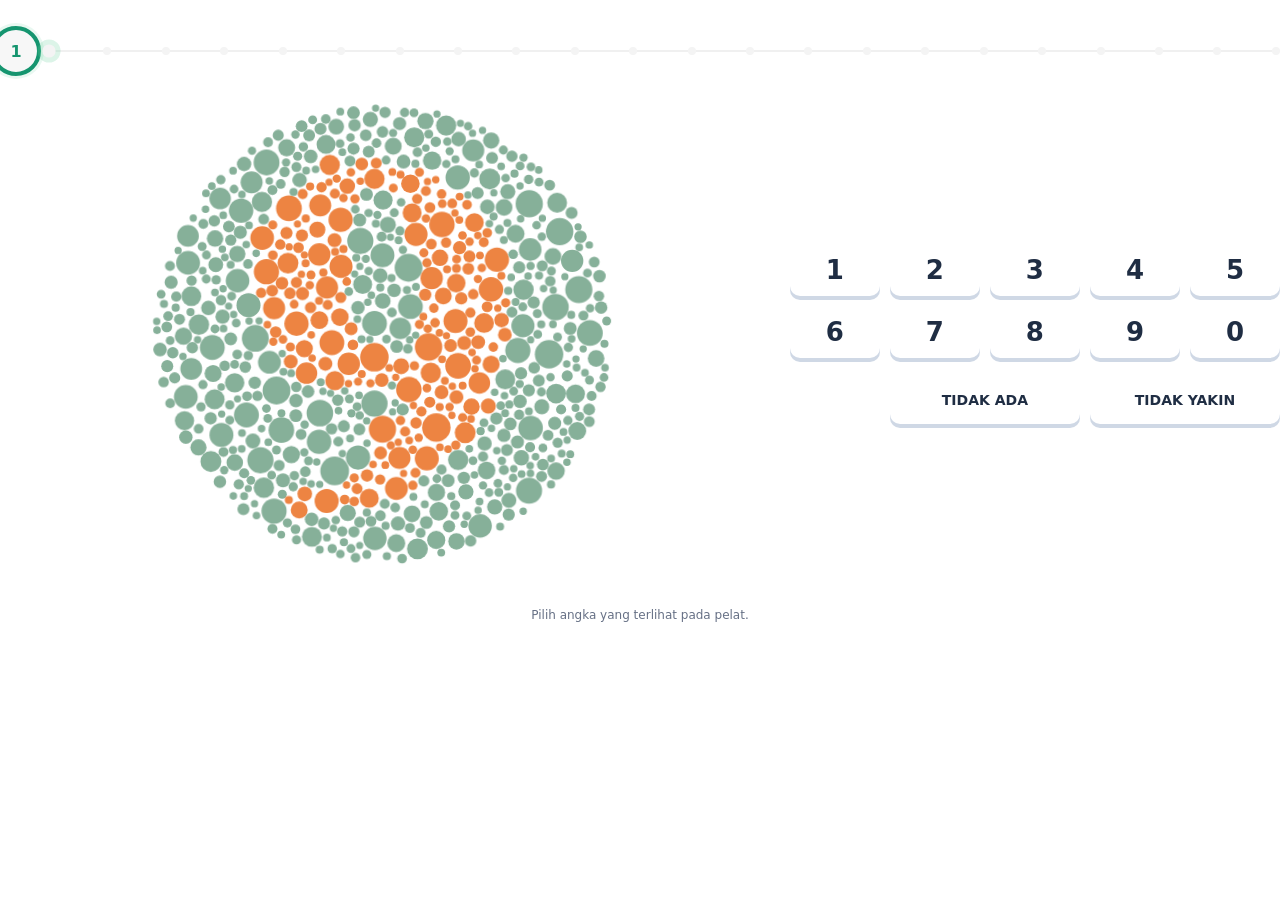
<file: ishihara-frame.html>
<!doctype html>
<html lang="id">
<head>
  <meta charset="utf-8">
  <meta name="viewport" content="width=device-width, initial-scale=1, viewport-fit=cover">
  <meta name="theme-color" content="#edf2f8">
  <title>Preview Tes Ishihara Angka & Line — PT. Garuda Mas Semesta</title>
  <style>
    :root {
      color-scheme: dark;
      --bg: #101010;
      --panel: #181818;
      --button: #353535;
      --button-edge: #252525;
      --text: #f7f7f7;
      --muted: #b6b6b6;
      --green: #67cf9b;
      --orange: #ed8442;
    }
    * { box-sizing: border-box; }
    html { min-width: 320px; background: var(--bg); }
    body {
      min-height: 100vh;
      margin: 0;
      color: var(--text);
      background: var(--bg);
      font-family: Inter, ui-sans-serif, system-ui, -apple-system, BlinkMacSystemFont, "Segoe UI", sans-serif;
    }
    button, a { font: inherit; }
    button { -webkit-tap-highlight-color: transparent; }
    .app-shell {
      position: relative;
      width: min(100%, 760px);
      min-height: 100vh;
      margin: 0 auto;
      padding: max(18px, env(safe-area-inset-top)) clamp(18px, 5vw, 40px) max(32px, env(safe-area-inset-bottom));
      background: var(--panel);
      box-shadow: 0 0 70px rgba(0,0,0,.5);
    }
    .close-test {
      position: absolute;
      z-index: 10;
      top: max(16px, env(safe-area-inset-top));
      right: 14px;
      width: 44px;
      height: 44px;
      border: 0;
      color: white;
      background: transparent;
      cursor: pointer;
    }
    .close-test::before, .close-test::after {
      content: "";
      position: absolute;
      left: 8px;
      top: 19px;
      width: 28px;
      height: 5px;
      border-radius: 4px;
      background: currentColor;
    }
    .close-test::before { transform: rotate(45deg); }
    .close-test::after { transform: rotate(-45deg); }
    .test-brand { display: grid; justify-items: center; text-align: center; }
    .test-brand svg { width: clamp(118px, 24vw, 165px); height: auto; }
    .test-brand strong {
      margin-top: -3px;
      font-size: clamp(28px, 5.5vw, 43px);
      font-weight: 900;
      line-height: .95;
      letter-spacing: -.045em;
    }
    .test-brand span { margin-top: 3px; font-size: clamp(13px, 2.7vw, 20px); letter-spacing: .12em; }
    .cbtTest { display: flex; flex-direction: column; width: 100%; }
    .cbt-progressbar {
      position: relative;
      display: flex;
      align-items: center;
      justify-content: space-between;
      width: calc(100% - 45px);
      height: 42px;
      margin: 22px 0 22px 45px;
    }
    .cbt-progressbar::before {
      content: attr(data-step);
      position: absolute;
      right: calc(100% + 4px);
      display: grid;
      width: 42px;
      height: 42px;
      place-items: center;
      border: 4px solid var(--green);
      border-radius: 50%;
      color: var(--green);
      background: #f7f7f7;
      font-weight: 900;
      box-shadow: 0 0 0 3px rgba(103,207,155,.14);
    }
    .cbt-progressbar-line, .cbt-progressbar-fill {
      position: absolute;
      z-index: 0;
      left: 0;
      top: 50%;
      height: 2px;
      border-radius: 99px;
      transform: translateY(-50%);
    }
    .cbt-progressbar-line { width: 100%; background: #f0f0f0; }
    .cbt-progressbar-fill { width: 0; background: var(--green); transition: width .35s ease; }
    .cbt-step {
      position: relative;
      z-index: 2;
      width: 8px;
      height: 8px;
      border-radius: 50%;
      background: #f4f4f4;
      transition: background .2s ease, transform .2s ease, box-shadow .2s ease;
    }
    .cbt-step.cbt-done { background: var(--green); }
    .cbt-step.cbt-active { transform: scale(1.65); box-shadow: 0 0 0 3px rgba(103,207,155,.23); }
    .cbtImageAndButtons { display: flex; flex-direction: column; align-items: center; width: 100%; }
    .cbtNumberImage { display: grid; width: min(100%, 520px); aspect-ratio: 1; place-items: center; }
    .cbtNumberImage svg { display: block; width: 100%; height: 100%; overflow: visible; }
    .cbtNumberImage circle {
      transform-box: fill-box;
      transform-origin: center;
      will-change: transform, opacity;
    }
    .cbtNumberImage.is-hiding circle { animation: dot-hide .28s cubic-bezier(.55,0,1,.45) var(--dot-delay) both; }
    .cbtNumberImage.is-showing circle { animation: dot-show .38s cubic-bezier(.16,.8,.28,1) var(--dot-delay) both; }
    @keyframes dot-hide { from { opacity: 1; transform: scale(1); } to { opacity: 0; transform: scale(0); } }
    @keyframes dot-show {
      0% { opacity: 0; transform: scale(0); }
      72% { opacity: 1; transform: scale(1.08); }
      100% { opacity: 1; transform: scale(1); }
    }
    .cbtButtons {
      display: grid;
      grid-template-columns: repeat(5, minmax(0, 1fr));
      gap: clamp(9px, 2.2vw, 15px);
      width: 100%;
      margin-top: clamp(12px, 2vw, 20px);
    }
    .cbt-answer-button {
      min-width: 0;
      min-height: clamp(58px, 11vw, 76px);
      padding: 8px;
      border: 0;
      border-radius: 11px;
      color: white;
      background: var(--button);
      box-shadow: 0 7px 0 var(--button-edge), 0 12px 18px rgba(0,0,0,.34), inset 0 -1px 0 rgba(255,255,255,.14);
      font-size: clamp(23px, 4.8vw, 32px);
      font-weight: 900;
      cursor: pointer;
      transition: transform .12s ease, background .15s ease, box-shadow .12s ease;
    }
    .cbt-answer-button:hover { background: #414141; }
    .cbt-answer-button:active, .cbt-answer-button.is-selected {
      transform: translateY(6px);
      background: #38594e;
      box-shadow: 0 1px 0 var(--button-edge), 0 5px 8px rgba(0,0,0,.26), inset 0 0 0 2px var(--green);
    }
    .cbt-answer-button:not(.cbt-answer-button-number) {
      grid-column: span 2;
      width: auto;
      margin: 14px 0 0 !important;
      font-size: clamp(15px, 3.3vw, 23px);
      text-transform: uppercase;
    }
    .cbt-answer-button[data-value="Enter"] { grid-column: 2 / span 2; }
    .cbt-answer-button[data-value="Not sure"] { grid-column: 4 / span 2; }
    .cbtButtons > div { display: none; }
    .cbtTextLink {
      grid-column: 1 / -1;
      width: max-content;
      margin: 24px auto 0 !important;
      padding-bottom: 5px;
      border-bottom: 2px solid white;
      color: white;
      text-decoration: none;
    }
    .answer-status { min-height: 19px; margin: 15px 0 0; color: var(--muted); text-align: center; font-size: 12px; }
    .result-screen { display: none; padding: 30px 0; }
    .result-screen.is-visible { display: block; animation: result-in .45s ease both; }
    .cbtTest.is-hidden, .test-brand.is-hidden { display: none !important; }
    @keyframes result-in { from { opacity: 0; transform: scale(.94); } to { opacity: 1; transform: scale(1); } }
    .result-head { max-width: 600px; margin: 0 auto 27px; text-align: center; }
    .result-check {
      display: grid;
      width: 76px;
      height: 76px;
      margin: 0 auto 17px;
      place-items: center;
      border: 4px solid var(--green);
      border-radius: 50%;
      color: var(--green);
      font-size: 39px;
      font-weight: 900;
    }
    .result-head small { color: var(--green); font-weight: 900; letter-spacing: .1em; }
    .result-head h1 { margin: 9px 0 10px; font-size: clamp(36px, 8vw, 58px); line-height: 1; }
    .result-head p { margin: 0; color: var(--muted); }
    .result-summary {
      display: grid;
      grid-template-columns: 150px 1fr;
      gap: 24px;
      align-items: center;
      max-width: 620px;
      margin: 0 auto 14px;
      padding: 23px;
      border: 1px solid #3b3b3b;
      border-radius: 18px;
      background: #222;
    }
    .score-ring {
      --score: 0deg;
      display: grid;
      width: 138px;
      height: 138px;
      place-items: center;
      border-radius: 50%;
      background: conic-gradient(var(--green) var(--score), #444 0);
    }
    .score-ring::before { content: ""; grid-area: 1/1; width: 108px; height: 108px; border-radius: 50%; background: #222; }
    .score-ring strong { z-index: 1; grid-area: 1/1; font-size: 29px; }
    .result-summary small { color: var(--green); font-weight: 900; letter-spacing: .07em; text-transform: uppercase; }
    .result-summary h2 { margin: 5px 0 8px; font-size: clamp(23px, 5vw, 34px); line-height: 1.05; }
    .result-summary p, .result-card p { margin: 0; color: var(--muted); font-size: 14px; }
    .result-grid { display: grid; grid-template-columns: repeat(2, 1fr); gap: 14px; max-width: 620px; margin: 0 auto; }
    .result-card { padding: 19px; border: 1px solid #383838; border-radius: 15px; background: #202020; }
    .result-card:last-child { grid-column: 1 / -1; }
    .result-card h3 { margin: 0 0 7px; font-size: 16px; }
    .result-actions { display: flex; gap: 13px; justify-content: center; flex-wrap: wrap; margin-top: 24px; }
    .result-actions button { min-width: 190px; min-height: 58px; padding: 10px 18px; font-size: 17px; }
    @media (max-width: 520px) {
      .app-shell { padding-inline: 21px; }
      .test-brand svg { width: 112px; }
      .cbt-progressbar { margin-top: 17px; margin-bottom: 15px; }
      .cbtNumberImage { width: min(96vw, 500px); margin-inline: -10px; }
      .cbtButtons { gap: 10px; }
      .result-summary { grid-template-columns: 1fr; justify-items: center; text-align: center; }
      .result-grid { grid-template-columns: 1fr; }
      .result-card:last-child { grid-column: auto; }
    }
    /* Tema terang untuk rangkaian tes angka dan line. */
    :root {
      color-scheme: light;
      --bg: #eaf0f8;
      --panel: #f8fafc;
      --button: #ffffff;
      --button-edge: #cfd8e5;
      --text: #182438;
      --muted: #667085;
      --green: #15956f;
      --orange: #ed8442;
      --blue: #2563eb;
      --purple: #7c3aed;
      --line-border: #dce3ec;
    }
    html, body { background: #edf2f8; }
    body {
      background:
        radial-gradient(circle at 8% 0%, rgba(37,99,235,.13), transparent 34rem),
        radial-gradient(circle at 100% 100%, rgba(124,58,237,.1), transparent 31rem),
        #edf2f8;
    }
    .app-shell {
      width: min(100%, 900px);
      background: rgba(248,250,252,.96);
      box-shadow: 0 20px 70px rgba(30,50,80,.16);
    }
    .close-test { color: #24334a; }
    .test-brand svg > path:last-child,
    .test-brand svg > path:nth-last-child(2) { stroke: #24334a; }
    .cbt-answer-button {
      color: #1f2d43;
      background: #fff;
      box-shadow: 0 6px 0 #cfd8e5, 0 10px 20px rgba(31,45,67,.12), inset 0 -1px 0 rgba(20,35,59,.05);
    }
    .cbt-answer-button:hover { background: #f3f7fb; }
    .cbt-answer-button:active, .cbt-answer-button.is-selected {
      color: #fff;
      background: #287f68;
      box-shadow: 0 1px 0 #175f4d, 0 4px 9px rgba(31,45,67,.13), inset 0 0 0 2px #65c8a3;
    }
    .cbtTextLink { border-color: #52627a; color: #52627a; }
    .result-summary, .result-card { border-color: var(--line-border); background: #fff; }
    .score-ring { background: conic-gradient(var(--green) var(--score), #dfe7ef 0); }
    .score-ring::before { background: #fff; }

    .stage-transition, .line-test, .combined-result { display: none; }
    .stage-transition.is-visible, .line-test.is-visible, .combined-result.is-visible { display: block; animation: result-in .42s ease both; }
    .stage-transition {
      min-height: calc(100vh - 70px);
      padding: clamp(48px,9vw,90px) 12px;
      align-content: center;
      text-align: center;
    }
    .stage-transition.is-visible { display: grid; }
    .stage-transition-mark {
      display: grid;
      width: 82px;
      height: 82px;
      margin: 0 auto 20px;
      place-items: center;
      border-radius: 24px;
      color: #fff;
      background: linear-gradient(135deg,var(--blue),var(--purple));
      font-size: 40px;
      font-weight: 900;
    }
    .stage-transition h1 { margin: 0; font-size: clamp(34px,7vw,54px); letter-spacing: -.045em; }
    .stage-transition p { max-width: 560px; margin: 13px auto 25px; color: var(--muted); line-height: 1.65; }
    .stage-transition .cbt-answer-button { grid-column: auto; width: min(360px,100%); margin: auto !important; }

    .line-test { padding-top: 5px; }
    .line-head { display: flex; gap: 18px; align-items: center; justify-content: space-between; margin-top: 15px; }
    .line-head h1 { margin: 0; font-size: clamp(24px,5vw,38px); letter-spacing: -.035em; }
    .line-head p { margin: 4px 0 0; color: var(--muted); font-size: 13px; }
    .line-progress-copy { color: var(--muted); font-size: 13px; font-weight: 900; white-space: nowrap; }
    .line-progress { height: 8px; margin: 16px 0 20px; overflow: hidden; border-radius: 99px; background: #dfe7f0; }
    .line-progress span { display: block; width: 8.333%; height: 100%; border-radius: inherit; background: linear-gradient(90deg,var(--blue),var(--purple)); transition: width .35s ease; }
    .line-layout { display: grid; grid-template-columns: minmax(330px,1fr) minmax(260px,.68fr); gap: clamp(24px,5vw,50px); align-items: center; }
    .line-plate-wrap { position: relative; width: min(100%,530px); aspect-ratio: 1; margin: auto; touch-action: none; user-select: none; }
    .line-plate-svg, .line-draw-svg { position: absolute; inset: 0; width: 100%; height: 100%; overflow: visible; }
    .line-draw-svg { z-index: 3; cursor: crosshair; }
    .line-dots circle { transform-box: fill-box; transform-origin: center; }
    .line-dots.is-hiding circle { animation: dot-hide .27s ease-in var(--dot-delay) both; }
    .line-dots.is-showing circle { animation: dot-show .36s cubic-bezier(.16,.8,.28,1) var(--dot-delay) both; }
    #lineUserHalo { fill: none; stroke: rgba(255,255,255,.82); stroke-width: 15; stroke-linecap: round; stroke-linejoin: round; }
    #lineUserTrace { fill: none; stroke: #172033; stroke-width: 7; stroke-linecap: round; stroke-linejoin: round; }
    .line-panel { padding: clamp(20px,4vw,31px); border: 1px solid var(--line-border); border-radius: 20px; background: #fff; box-shadow: 0 14px 36px rgba(20,35,59,.08); }
    .line-panel h2 { margin: 0 0 10px; font-size: 24px; }
    .line-panel > p { margin: 0; color: var(--muted); line-height: 1.6; }
    .line-status { min-height: 46px; margin: 18px 0; padding: 12px 13px; border-radius: 11px; color: #40506a; background: #eef3fa; font-size: 13px; }
    .line-actions { display: grid; gap: 10px; }
    .line-actions .cbt-answer-button { grid-column: auto; width: 100%; min-height: 52px; margin: 0 !important; font-size: 14px; text-transform: uppercase; }
    .line-action-row { display: grid; grid-template-columns: 1fr 1fr; gap: 10px; }
    .combined-result { padding: 32px 0; }
    .combined-result .result-summary { grid-template-columns: 150px 1fr; }
    .combined-grid { display: grid; grid-template-columns: repeat(2,1fr); gap: 14px; max-width: 620px; margin: 0 auto; }
    .combined-grid .result-card { min-height: 120px; }
    .combined-grid strong { display: block; margin-bottom: 5px; color: var(--blue); font-size: 27px; }

    @media (max-width: 720px) {
      .line-layout { grid-template-columns: 1fr; }
      .line-plate-wrap { width: min(94vw,510px); }
      .line-panel { width: min(100%,530px); margin: auto; }
    }
    @media (max-width: 520px) {
      .line-head { align-items: flex-start; }
      .line-plate-wrap { width: min(101vw,490px); margin-inline: -13px; }
      .line-action-row, .combined-grid { grid-template-columns: 1fr; }
      .combined-result .result-summary { grid-template-columns: 1fr; justify-items: center; text-align: center; }
    }
    @media (prefers-reduced-motion: reduce) {
      *, *::before, *::after { animation-duration: .01ms !important; transition-duration: .01ms !important; }
    }
    /* Embedded in the recruitment window; the parent supplies the outer panel. */
    html, body { min-height: 0; background: transparent; }
    .app-shell { width: 100%; min-height: 0; background: transparent; box-shadow: none; padding: 12px 0 24px; }
  </style>
<style>
#testBrand,#closeTest,.js-cbtRestartTest,#repeatLineOnly,#repeatAllTests{display:none!important}
.cbtImageAndButtons{display:grid!important;grid-template-columns:minmax(0,1.2fr) minmax(260px,.8fr);gap:28px;align-items:center}
.cbtNumberImage{width:100%;max-width:540px}.cbtButtons{width:100%}
@media(max-width:700px){.cbtImageAndButtons{grid-template-columns:1fr}.cbtNumberImage{margin:auto}}
@media(prefers-reduced-motion:reduce){*,*::before,*::after{animation:none!important;transition:none!important}}
</style><link rel="stylesheet" href="ishihara-responsive.css?v=20261009-responsive"></head>
<body>
  <main class="app-shell">
    <button type="button" class="close-test" id="closeTest" aria-label="Tutup tes"></button>
    <header class="test-brand" id="testBrand">
      <svg viewBox="0 0 190 75" aria-hidden="true">
        <defs>
          <clipPath id="leftLens"><path d="M10 18Q45 8 88 19L82 52Q72 69 46 68Q19 66 14 49Z"/></clipPath>
          <clipPath id="rightLens"><path d="M102 19Q145 8 180 18L176 49Q171 66 144 68Q118 69 108 52Z"/></clipPath>
        </defs>
        <g clip-path="url(#leftLens)"><path d="M0 0h23v80H0z" fill="#f5d531"/><path d="M23 0h23v80H23z" fill="#ee7746"/><path d="M46 0h23v80H46z" fill="#73b869"/><path d="M69 0h23v80H69z" fill="#557db5"/></g>
        <g clip-path="url(#rightLens)"><path d="M98 0h23v80H98z" fill="#76549e"/><path d="M121 0h23v80H121z" fill="#557db5"/><path d="M144 0h23v80H144z" fill="#73b869"/><path d="M167 0h23v80H167z" fill="#f5d531"/></g>
        <path d="M10 18Q45 8 88 19L82 52Q72 69 46 68Q19 66 14 49ZM102 19Q145 8 180 18L176 49Q171 66 144 68Q118 69 108 52Z" fill="none" stroke="#fff" stroke-width="7" stroke-linejoin="round"/><path d="M85 23Q95 16 105 23" fill="none" stroke="#fff" stroke-width="7" stroke-linecap="round"/>
      </svg>
      <strong>GAMATEX</strong>
      <span>TES PENGLIHATAN WARNA</span>
    </header>
<div class="cbtTest js-cbtTest" style="display: flex;">
      <div class="cbt-progressbar">
        <div class="cbt-progressbar-line"></div>
        <div class="cbt-step js-cbtStep cbt-active"></div>
        <div class="cbt-step js-cbtStep"></div>
        <div class="cbt-step js-cbtStep"></div>
        <div class="cbt-step js-cbtStep"></div>
        <div class="cbt-step js-cbtStep"></div>
        <div class="cbt-step js-cbtStep"></div>
        <div class="cbt-step js-cbtStep"></div>
        <div class="cbt-step js-cbtStep"></div>
        <div class="cbt-step js-cbtStep"></div>
        <div class="cbt-step js-cbtStep"></div>
        <div class="cbt-step js-cbtStep"></div>
        <div class="cbt-step js-cbtStep"></div>
        <div class="cbt-step js-cbtStep"></div>
        <div class="cbt-step js-cbtStep"></div>
        <div class="cbt-step js-cbtStep"></div>
        <div class="cbt-step js-cbtStep"></div>
        <div class="cbt-step js-cbtStep"></div>
        <div class="cbt-step js-cbtStep"></div>
        <div class="cbt-step js-cbtStep"></div>
        <div class="cbt-step js-cbtStep"></div>
        <div class="cbt-step js-cbtStep"></div>
        <div class="cbt-step js-cbtStep"></div>
      </div>

      <div class="cbtImageAndButtons">
        <div class="cbtNumberImage js-cbtNumberImage"><svg xmlns="http://www.w3.org/2000/svg" viewBox="0 0 666 666">
  <circle cx="321.14094141140913" cy="318.2882363977719" r="17.24558888014854" fill="#86b099" style="transform: scale(1);"></circle>
  <circle cx="433.53836644734633" cy="315.04697724382265" r="16.660205940363312" fill="#ed8442" style="transform: scale(1);"></circle>
  <circle cx="396.1883319671794" cy="351.028937284214" r="18.995197039998786" fill="#ed8442" style="transform: scale(1);"></circle>
  <circle cx="563.4320413655163" cy="361.18351937431703" r="19.733598071737646" fill="#86b099" style="transform: scale(1);"></circle>
  <circle cx="96.15059096177626" cy="351.71888423823737" r="17.299391026077437" fill="#86b099" style="transform: scale(1);"></circle>
  <circle cx="244.58629214511066" cy="222.6060741276578" r="15.490295492923295" fill="#ed8442" style="transform: scale(1);"></circle>
  <circle cx="202.53028224728345" cy="158.63767142851364" r="17.884290875590473" fill="#ed8442" style="transform: scale(1);"></circle>
  <circle cx="321.10271536025397" cy="429.51195036293353" r="18.266722627938876" fill="#86b099" style="transform: scale(1);"></circle>
  <circle cx="171.30851536847194" cy="246.62196895733055" r="17.563986470512233" fill="#ed8442" style="transform: scale(1);"></circle>
  <circle cx="274.71704855443573" cy="239.17767638531217" r="16.021916554472778" fill="#ed8442" style="transform: scale(1);"></circle>
  <circle cx="527.1655196404823" cy="321.544362979553" r="16.051147011803916" fill="#86b099" style="transform: scale(1);"></circle>
  <circle cx="226.80279035684316" cy="387.3351687918366" r="14.949769359441015" fill="#ed8442" style="transform: scale(1);"></circle>
  <circle cx="467.77636397404" cy="599.3506869808409" r="16.287521508532066" fill="#86b099" style="transform: scale(1);"></circle>
  <circle cx="136.07195903310443" cy="161.85369156528998" r="16.970969054989173" fill="#86b099" style="transform: scale(1);"></circle>
  <circle cx="368.4411153438651" cy="241.08656844633296" r="19.3199393305828" fill="#86b099" style="transform: scale(1);"></circle>
  <circle cx="301.49289843825255" cy="203.7540255125635" r="18.193398077240452" fill="#86b099" style="transform: scale(1);"></circle>
  <circle cx="578.0824342295307" cy="190.86842949178572" r="18.982694940030722" fill="#86b099" style="transform: scale(1);"></circle>
  <circle cx="368.8757890121168" cy="409.9828802198398" r="17.655689915635165" fill="#ed8442" style="transform: scale(1);"></circle>
  <circle cx="321.72307171063693" cy="616.6184114763489" r="16.24267037833274" fill="#86b099" style="transform: scale(1);"></circle>
  <circle cx="245.87534208813182" cy="154.71780522636953" r="15.23856618756129" fill="#ed8442" style="transform: scale(1);"></circle>
  <circle cx="285.47482955056864" cy="374.27904852653705" r="15.585505866469232" fill="#ed8442" style="transform: scale(1);"></circle>
  <circle cx="466.72173136205083" cy="400.81892990546896" r="14.944327659689609" fill="#ed8442" style="transform: scale(1);"></circle>
  <circle cx="66.87053038741522" cy="381.32971724713224" r="15.11534722488728" fill="#86b099" style="transform: scale(1);"></circle>
  <circle cx="604.7349419259206" cy="271.4523086555598" r="18.84652896791793" fill="#86b099" style="transform: scale(1);"></circle>
  <circle cx="355.85848927363185" cy="504.94148325191" r="15.304643680646683" fill="#ed8442" style="transform: scale(1);"></circle>
  <circle cx="298.3058156584905" cy="504.39427491845163" r="16.82548156612662" fill="#86b099" style="transform: scale(1);"></circle>
  <circle cx="244.28664450575258" cy="482.5245131373959" r="16.98554610412824" fill="#86b099" style="transform: scale(1);"></circle>
  <circle cx="254.7834297799082" cy="564.7657274042359" r="16.704627887099065" fill="#ed8442" style="transform: scale(1);"></circle>
  <circle cx="482.8183971131011" cy="271.07210201047945" r="16.983688747305642" fill="#ed8442" style="transform: scale(1);"></circle>
  <circle cx="400.5111008636021" cy="255.52480180899394" r="15.50895137013007" fill="#ed8442" style="transform: scale(1);"></circle>
  <circle cx="262.05946670750893" cy="344.9895771844559" r="17.260199343365702" fill="#ed8442" style="transform: scale(1);"></circle>
  <circle cx="321.09304056979886" cy="365.2436513619467" r="19.76305607509112" fill="#ed8442" style="transform: scale(1);"></circle>
  <circle cx="59.37463306221542" cy="420.14964358389204" r="16.45720363108607" fill="#86b099" style="transform: scale(1);"></circle>
  <circle cx="458.22404059370564" cy="78.31476468073177" r="15.32378465816237" fill="#86b099" style="transform: scale(1);"></circle>
  <circle cx="600.1299429197163" cy="415.9969922479434" r="13.10960544001394" fill="#86b099" style="transform: scale(1);"></circle>
  <circle cx="535.6593616069963" cy="550.4013818882831" r="18.086642022718753" fill="#86b099" style="transform: scale(1);"></circle>
  <circle cx="473.21604384811815" cy="317.8540203473651" r="13.684092129936573" fill="#ed8442" style="transform: scale(1);"></circle>
  <circle cx="537.7607278890699" cy="463.385975773629" r="17.027974970747493" fill="#86b099" style="transform: scale(1);"></circle>
  <circle cx="201.19295352959364" cy="234.69723932143103" r="14.472481534323736" fill="#ed8442" style="transform: scale(1);"></circle>
  <circle cx="131.20254234079118" cy="259.00909832522126" r="16.38349146193704" fill="#86b099" style="transform: scale(1);"></circle>
  <circle cx="245.37121367929768" cy="442.7344927160069" r="18.44286103190848" fill="#86b099" style="transform: scale(1);"></circle>
  <circle cx="357.02368397755106" cy="325.21533316595816" r="15.006346978559243" fill="#86b099" style="transform: scale(1);"></circle>
  <circle cx="572.3606256365911" cy="295.6627220941621" r="18.381106133035573" fill="#86b099" style="transform: scale(1);"></circle>
  <circle cx="407.0020894960588" cy="462.7860259024977" r="19.75208485953185" fill="#ed8442" style="transform: scale(1);"></circle>
  <circle cx="620.0334610955058" cy="331.6205035741418" r="17.92207294030512" fill="#86b099" style="transform: scale(1);"></circle>
  <circle cx="414.7737509612871" cy="180.92645986844187" r="17.64096046823548" fill="#ed8442" style="transform: scale(1);"></circle>
  <circle cx="143.53829122470475" cy="445.4022587659435" r="17.28278195451216" fill="#86b099" style="transform: scale(1);"></circle>
  <circle cx="376.2844898177144" cy="60.202844974984885" r="13.96893595747191" fill="#86b099" style="transform: scale(1);"></circle>
  <circle cx="255.2663000910061" cy="268.5258126161367" r="15.375340140028976" fill="#ed8442" style="transform: scale(1);"></circle>
  <circle cx="155.837442815191" cy="338.9927830945283" r="18.63368697854888" fill="#86b099" style="transform: scale(1);"></circle>
  <circle cx="56.114074495491025" cy="336.0151967460293" r="11.995469206583097" fill="#86b099" style="transform: scale(1);"></circle>
  <circle cx="162.91435922445368" cy="508.19000327663457" r="18.20083805859651" fill="#86b099" style="transform: scale(1);"></circle>
  <circle cx="483.00888775797904" cy="374.9790924737089" r="11.862866173453963" fill="#ed8442" style="transform: scale(1);"></circle>
  <circle cx="371.00610134914587" cy="124.56076048182356" r="12.866155707740418" fill="#ed8442" style="transform: scale(1);"></circle>
  <circle cx="437.15648846437796" cy="377.26118005968704" r="17.805409898924374" fill="#ed8442" style="transform: scale(1);"></circle>
  <circle cx="315.448121088593" cy="35.21832808714146" r="10.598606320359004" fill="#86b099" style="transform: scale(1);"></circle>
  <circle cx="273.09791030133425" cy="309.6128528142961" r="12.210014186894185" fill="#ed8442" style="transform: scale(1);"></circle>
  <circle cx="62.57470510103957" cy="234.20551854548864" r="16.513188505237647" fill="#86b099" style="transform: scale(1);"></circle>
  <circle cx="339.688306203858" cy="181.41150151010729" r="11.158312704584715" fill="#86b099" style="transform: scale(1);"></circle>
  <circle cx="332.6179335324329" cy="287.1084313926426" r="10.916534220877677" fill="#86b099" style="transform: scale(1);"></circle>
  <circle cx="487.97864964220173" cy="572.8863034366351" r="10.589817909614023" fill="#86b099" style="transform: scale(1);"></circle>
  <circle cx="110.36867177462136" cy="308.92967003144344" r="9.899022787701671" fill="#86b099" style="transform: scale(1);"></circle>
  <circle cx="304.7596943601798" cy="264.2673767802556" r="13.177005787200665" fill="#86b099" style="transform: scale(1);"></circle>
  <circle cx="212.96062578845806" cy="318.70266685590815" r="16.875234941863297" fill="#ed8442" style="transform: scale(1);"></circle>
  <circle cx="165.34684026114874" cy="199.80130119990042" r="16.416338997784965" fill="#ed8442" style="transform: scale(1);"></circle>
  <circle cx="399.29773555218867" cy="386.9167681635651" r="14.062637876485246" fill="#ed8442" style="transform: scale(1);"></circle>
  <circle cx="378.75103882167093" cy="194.8005978844777" r="16.095344642517354" fill="#ed8442" style="transform: scale(1);"></circle>
  <circle cx="491.0609279814149" cy="229.80124682842472" r="16.874536777113846" fill="#ed8442" style="transform: scale(1);"></circle>
  <circle cx="99.99534224687801" cy="200.54272698838798" r="11.416839945982694" fill="#86b099" style="transform: scale(1);"></circle>
  <circle cx="373.3992954630444" cy="164.79581599787807" r="13.152031996039813" fill="#ed8442" style="transform: scale(1);"></circle>
  <circle cx="416.69509199609934" cy="280.2763261826136" r="11.729844433520181" fill="#ed8442" style="transform: scale(1);"></circle>
  <circle cx="439.20483542465394" cy="213.1965623339512" r="9.174650548750549" fill="#ed8442" style="transform: scale(1);"></circle>
  <circle cx="434.59669017426893" cy="262.2981700839644" r="12.895590970242878" fill="#ed8442" style="transform: scale(1);"></circle>
  <circle cx="481.0871969877084" cy="117.82081260198777" r="14.525368948058281" fill="#86b099" style="transform: scale(1);"></circle>
  <circle cx="150.6976370655305" cy="122.4882894075514" r="15.249939411860069" fill="#86b099" style="transform: scale(1);"></circle>
  <circle cx="94.21042743659251" cy="509.8645737053582" r="14.485766349881278" fill="#86b099" style="transform: scale(1);"></circle>
  <circle cx="333.0326935868695" cy="147.0669257405766" r="13.249132497330612" fill="#86b099" style="transform: scale(1);"></circle>
  <circle cx="100.96109481526463" cy="236.71779896691177" r="10.286286667280953" fill="#86b099" style="transform: scale(1);"></circle>
  <circle cx="199.32221119880228" cy="74.65055281392193" r="11.820274652706598" fill="#86b099" style="transform: scale(1);"></circle>
  <circle cx="500.9839801229855" cy="157.36404962667928" r="11.65026235668556" fill="#86b099" style="transform: scale(1);"></circle>
  <circle cx="437.31968944214714" cy="507.7137598872463" r="14.112892639914927" fill="#86b099" style="transform: scale(1);"></circle>
  <circle cx="283.45651062788613" cy="127.76061052733829" r="10.82750696302573" fill="#ed8442" style="transform: scale(1);"></circle>
  <circle cx="259.09388402290176" cy="98.29286818725924" r="14.04689917774461" fill="#ed8442" style="transform: scale(1);"></circle>
  <circle cx="171.40231713618087" cy="94.98420219018257" r="17.940996685417186" fill="#86b099" style="transform: scale(1);"></circle>
  <circle cx="371.0334424562256" cy="294.91334414766675" r="17.188752792229373" fill="#86b099" style="transform: scale(1);"></circle>
  <circle cx="571.2432673225613" cy="456.87709983241785" r="9.044426097648529" fill="#86b099" style="transform: scale(1);"></circle>
  <circle cx="309.0834988923029" cy="57.164917110104966" r="8.174809654158596" fill="#86b099" style="transform: scale(1);"></circle>
  <circle cx="524.9484990660615" cy="504.843121707819" r="10.729005037015042" fill="#86b099" style="transform: scale(1);"></circle>
  <circle cx="520.1094749027725" cy="355.7919783436735" r="17.510054269761522" fill="#86b099" style="transform: scale(1);"></circle>
  <circle cx="329.086877651637" cy="251.93626236186537" r="10.196708571892895" fill="#86b099" style="transform: scale(1);"></circle>
  <circle cx="234.37265490479945" cy="614.3815871509252" r="13.81352073838993" fill="#86b099" style="transform: scale(1);"></circle>
  <circle cx="205.81758604913924" cy="500.2781157878055" r="12.006120520979806" fill="#86b099" style="transform: scale(1);"></circle>
  <circle cx="212.90650768405987" cy="261.48440987004676" r="7.807500335134576" fill="#ed8442" style="transform: scale(1);"></circle>
  <circle cx="347.1586142021731" cy="72.57371416128075" r="11.77349960944091" fill="#86b099" style="transform: scale(1);"></circle>
  <circle cx="403.54302654391535" cy="297.0929609447586" r="6.624623114789839" fill="#ed8442" style="transform: scale(1);"></circle>
  <circle cx="356.05673118666533" cy="40.99161260906192" r="9.077508422739836" fill="#86b099" style="transform: scale(1);"></circle>
  <circle cx="67.05093079272643" cy="280.5455890978158" r="13.716729884157864" fill="#86b099" style="transform: scale(1);"></circle>
  <circle cx="232.46157448953628" cy="296.26564787997035" r="7.844157689934757" fill="#ed8442" style="transform: scale(1);"></circle>
  <circle cx="535.3609771086145" cy="411.10294313294156" r="8.46841663959864" fill="#86b099" style="transform: scale(1);"></circle>
  <circle cx="353.78584398047616" cy="596.0392251492731" r="9.903849872386283" fill="#86b099" style="transform: scale(1);"></circle>
  <circle cx="513.5452399668142" cy="532.5896191568519" r="5.910178434066193" fill="#86b099" style="transform: scale(1);"></circle>
  <circle cx="332.26857374841" cy="223.5832608664022" r="16.62096291477059" fill="#86b099" style="transform: scale(1);"></circle>
  <circle cx="191.9825324645969" cy="466.2348590837084" r="17.76211205391632" fill="#86b099" style="transform: scale(1);"></circle>
  <circle cx="455.8029847203238" cy="433.704971474707" r="11.376135186825724" fill="#ed8442" style="transform: scale(1);"></circle>
  <circle cx="447.9714625804486" cy="551.8242678972417" r="10.619284977654168" fill="#86b099" style="transform: scale(1);"></circle>
  <circle cx="181.8782104823874" cy="297.13610803651864" r="15.31370126083149" fill="#ed8442" style="transform: scale(1);"></circle>
  <circle cx="574.6024163651624" cy="150.9427951183264" r="13.770993823522128" fill="#86b099" style="transform: scale(1);"></circle>
  <circle cx="592.7993721112396" cy="325.2284570411043" r="8.974019734309845" fill="#86b099" style="transform: scale(1);"></circle>
  <circle cx="185.17839956664056" cy="411.40358209924966" r="19.302582529955437" fill="#86b099" style="transform: scale(1);"></circle>
  <circle cx="288.7733668034156" cy="325.6405198270292" r="9.03982313449953" fill="#ed8442" style="transform: scale(1);"></circle>
  <circle cx="300.1383856128116" cy="465.4276524900929" r="8.303031241909451" fill="#86b099" style="transform: scale(1);"></circle>
  <circle cx="284.1037532849985" cy="581.3949492112574" r="11.233377120763857" fill="#86b099" style="transform: scale(1);"></circle>
  <circle cx="310.07504802942333" cy="139.19393040050934" r="8.904588956058928" fill="#86b099" style="transform: scale(1);"></circle>
  <circle cx="204.98421225235944" cy="371.35300114518924" r="9.622965132008217" fill="#ed8442" style="transform: scale(1);"></circle>
  <circle cx="194.25606268205607" cy="535.9846822371261" r="9.79904513349014" fill="#86b099" style="transform: scale(1);"></circle>
  <circle cx="521.9655495185241" cy="240.52102760234655" r="8.375654127431762" fill="#86b099" style="transform: scale(1);"></circle>
  <circle cx="230.53255107610562" cy="57.38361592131827" r="8.25015172748778" fill="#86b099" style="transform: scale(1);"></circle>
  <circle cx="406.8187330132313" cy="618.7029915922092" r="12.608314553628777" fill="#86b099" style="transform: scale(1);"></circle>
  <circle cx="516.9420568368913" cy="193.86002820690453" r="12.42640631303667" fill="#86b099" style="transform: scale(1);"></circle>
  <circle cx="298.19601658607496" cy="296.32675473698725" r="9.365731707318055" fill="#86b099" style="transform: scale(1);"></circle>
  <circle cx="537.2533336473946" cy="215.79295495137785" r="15.680615701760734" fill="#86b099" style="transform: scale(1);"></circle>
  <circle cx="167.69219199206117" cy="546.3622557714413" r="14.216794458321218" fill="#86b099" style="transform: scale(1);"></circle>
  <circle cx="313.899259556255" cy="560.8245916101303" r="13.23622881053756" fill="#ed8442" style="transform: scale(1);"></circle>
  <circle cx="292.11535979321667" cy="75.72896717073365" r="8.44230310179474" fill="#86b099" style="transform: scale(1);"></circle>
  <circle cx="527.9607127062261" cy="271.4490923859753" r="14.169889495658781" fill="#86b099" style="transform: scale(1);"></circle>
  <circle cx="211.48499332960313" cy="56.24536079233883" r="5.864679540507126" fill="#86b099" style="transform: scale(1);"></circle>
  <circle cx="196.46806327497663" cy="107.95410404246613" r="7.190994945155352" fill="#86b099" style="transform: scale(1);"></circle>
  <circle cx="107.02430423712019" cy="144.97608832747633" r="14.936995136680748" fill="#86b099" style="transform: scale(1);"></circle>
  <circle cx="393.75371134402377" cy="505.53274088084146" r="16.689363633483936" fill="#ed8442" style="transform: scale(1);"></circle>
  <circle cx="266.2184502833345" cy="397.7448001610172" r="13.307172693029141" fill="#ed8442" style="transform: scale(1);"></circle>
  <circle cx="351.56965181125304" cy="547.3106023450329" r="15.827247433899906" fill="#ed8442" style="transform: scale(1);"></circle>
  <circle cx="524.4764771515736" cy="387.54327692930457" r="8.467150982667656" fill="#86b099" style="transform: scale(1);"></circle>
  <circle cx="139.3471148707745" cy="576.0777874371424" r="8.346349866405221" fill="#86b099" style="transform: scale(1);"></circle>
  <circle cx="278.59676489762603" cy="460.87746326104866" r="8.36485673106596" fill="#86b099" style="transform: scale(1);"></circle>
  <circle cx="99.35801096389403" cy="423.50371046060286" r="13.858454125627034" fill="#86b099" style="transform: scale(1);"></circle>
  <circle cx="440.39503950988654" cy="40.7144570320562" r="5.085020272111191" fill="#86b099" style="transform: scale(1);"></circle>
  <circle cx="265.90887487929393" cy="523.014473854543" r="19.921505284060462" fill="#86b099" style="transform: scale(1);"></circle>
  <circle cx="564.9777525684739" cy="259.5594879343998" r="7.343497192718531" fill="#86b099" style="transform: scale(1);"></circle>
  <circle cx="337.88125841079426" cy="340.09214343365437" r="6.037389767038556" fill="#86b099" style="transform: scale(1);"></circle>
  <circle cx="358.20564215667724" cy="377.6813849198694" r="11.050209557744406" fill="#ed8442" style="transform: scale(1);"></circle>
  <circle cx="332.2598595443994" cy="465.0532330025749" r="18.863125067847864" fill="#ed8442" style="transform: scale(1);"></circle>
  <circle cx="445.6242545394308" cy="345.37892132922366" r="9.707412632976572" fill="#ed8442" style="transform: scale(1);"></circle>
  <circle cx="127.26121917602006" cy="511.32925887132285" r="11.505456868476347" fill="#86b099" style="transform: scale(1);"></circle>
  <circle cx="127.11669456461641" cy="400.6883080697852" r="13.50418015005528" fill="#86b099" style="transform: scale(1);"></circle>
  <circle cx="500.7822081982529" cy="473.6354812800688" r="9.265883791563134" fill="#86b099" style="transform: scale(1);"></circle>
  <circle cx="436.6327863725292" cy="115.83576378694826" r="16.826778743354893" fill="#86b099" style="transform: scale(1);"></circle>
  <circle cx="434.912968251545" cy="420.62118894255053" r="9.642485989303335" fill="#ed8442" style="transform: scale(1);"></circle>
  <circle cx="451.3605524260448" cy="242.37893331007183" r="8.174053065467684" fill="#ed8442" style="transform: scale(1);"></circle>
  <circle cx="289.15233679984766" cy="442.9603709598609" r="5.737563327321778" fill="#86b099" style="transform: scale(1);"></circle>
  <circle cx="286.2759885801818" cy="422.87630649587317" r="6.222818724513037" fill="#86b099" style="transform: scale(1);"></circle>
  <circle cx="130.7784759252648" cy="221.92105972790597" r="11.39055189287555" fill="#86b099" style="transform: scale(1);"></circle>
  <circle cx="57.58599346532105" cy="453.23562398920654" r="13.346707222277841" fill="#86b099" style="transform: scale(1);"></circle>
  <circle cx="501.57242245084507" cy="418.5581220149388" r="5.308393557107372" fill="#86b099" style="transform: scale(1);"></circle>
  <circle cx="406.16642688515213" cy="118.96274595970021" r="5.1343843861986525" fill="#ed8442" style="transform: scale(1);"></circle>
  <circle cx="595.4858297044839" cy="231.37856968451132" r="15.480135094014846" fill="#86b099" style="transform: scale(1);"></circle>
  <circle cx="146.36467890298357" cy="292.8796668721814" r="16.671968601915918" fill="#86b099" style="transform: scale(1);"></circle>
  <circle cx="309.12350518344437" cy="228.71368569371586" r="5.751145414806737" fill="#86b099" style="transform: scale(1);"></circle>
  <circle cx="262.4663632921078" cy="630.780287830444" r="6.4880234701357145" fill="#86b099" style="transform: scale(1);"></circle>
  <circle cx="398.07972422950905" cy="157.43444222853623" r="7.520597180352944" fill="#ed8442" style="transform: scale(1);"></circle>
  <circle cx="241.83528349581493" cy="188.07431878837676" r="11.20035415298686" fill="#ed8442" style="transform: scale(1);"></circle>
  <circle cx="472.8133341775043" cy="205.67804232089622" r="6.912729223718856" fill="#ed8442" style="transform: scale(1);"></circle>
  <circle cx="33.00491718519601" cy="323.08410654324445" r="7.472736103784994" fill="#86b099" style="transform: scale(1);"></circle>
  <circle cx="130.79575962481843" cy="361.3030187847014" r="6.756967785879332" fill="#86b099" style="transform: scale(1);"></circle>
  <circle cx="331.2757515033529" cy="396.9329594686501" r="9.502500006587244" fill="#ed8442" style="transform: scale(1);"></circle>
  <circle cx="459.763838689523" cy="178.39617259381927" r="12.969299833364591" fill="#ed8442" style="transform: scale(1);"></circle>
  <circle cx="360.33078567567384" cy="437.6389996019836" r="8.45658486189729" fill="#86b099" style="transform: scale(1);"></circle>
  <circle cx="473.84493829052167" cy="484.9372914190261" r="9.983918365375757" fill="#86b099" style="transform: scale(1);"></circle>
  <circle cx="274.332233147036" cy="282.3686034139397" r="7.760008694211427" fill="#ed8442" style="transform: scale(1);"></circle>
  <circle cx="108.83435034541517" cy="473.06932899172836" r="16.61669823254854" fill="#86b099" style="transform: scale(1);"></circle>
  <circle cx="462.78179155702185" cy="369.356889549511" r="6.278697032484423" fill="#ed8442" style="transform: scale(1);"></circle>
  <circle cx="470.1203267301231" cy="241.32181967507333" r="5.919931292334322" fill="#ed8442" style="transform: scale(1);"></circle>
  <circle cx="175.41336818549945" cy="372.249242610315" r="15.827947550357377" fill="#86b099" style="transform: scale(1);"></circle>
  <circle cx="628.6996249533873" cy="366.9409537500225" r="11.5946925773029" fill="#86b099" style="transform: scale(1);"></circle>
  <circle cx="523.2035426091461" cy="99.81672482990425" r="6.157072882596454" fill="#86b099" style="transform: scale(1);"></circle>
  <circle cx="523.9320592361025" cy="173.35398751090602" r="5.188492553232603" fill="#86b099" style="transform: scale(1);"></circle>
  <circle cx="181.80095467045663" cy="578.7048902385808" r="17.436307593666207" fill="#86b099" style="transform: scale(1);"></circle>
  <circle cx="293.56981422141024" cy="43.318553067760774" r="8.549495537006674" fill="#86b099" style="transform: scale(1);"></circle>
  <circle cx="414.2399258395418" cy="413.78399772122384" r="9.632988957943681" fill="#ed8442" style="transform: scale(1);"></circle>
  <circle cx="274.19635204736295" cy="174.61854791068995" r="16.83074368244466" fill="#ed8442" style="transform: scale(1);"></circle>
  <circle cx="220.51394652636571" cy="196.18831020041304" r="8.454289103762509" fill="#ed8442" style="transform: scale(1);"></circle>
  <circle cx="511.99930434669375" cy="302.63701971459136" r="7.552646324800891" fill="#86b099" style="transform: scale(1);"></circle>
  <circle cx="349.9435849225898" cy="573.844014923227" r="6.745908005156105" fill="#86b099" style="transform: scale(1);"></circle>
  <circle cx="310.841287332724" cy="529.2615149062663" r="8.68117032962357" fill="#ed8442" style="transform: scale(1);"></circle>
  <circle cx="473.0413665603927" cy="456.1658194256204" r="6.170984243455095" fill="#86b099" style="transform: scale(1);"></circle>
  <circle cx="253.9386295661891" cy="70.01772720544528" r="13.176778566692152" fill="#86b099" style="transform: scale(1);"></circle>
  <circle cx="215.7396097773959" cy="213.1867563245667" r="7.453113496648875" fill="#ed8442" style="transform: scale(1);"></circle>
  <circle cx="635.6803752047153" cy="296.22407817496173" r="8.684861286188163" fill="#86b099" style="transform: scale(1);"></circle>
  <circle cx="225.20710102993468" cy="523.8885244198707" r="7.453966715916027" fill="#86b099" style="transform: scale(1);"></circle>
  <circle cx="99.84451391271162" cy="275.3530334909518" r="5.39676903750549" fill="#86b099" style="transform: scale(1);"></circle>
  <circle cx="594.1345000512894" cy="306.42807145521255" r="5.569244386193676" fill="#86b099" style="transform: scale(1);"></circle>
  <circle cx="445.2067097667053" cy="532.5380667581393" r="8.640568143040781" fill="#86b099" style="transform: scale(1);"></circle>
  <circle cx="288.6243961228512" cy="630.637645405945" r="6.188001522150591" fill="#86b099" style="transform: scale(1);"></circle>
  <circle cx="486.0627794688286" cy="351.0552965146089" r="6.67967478465227" fill="#ed8442" style="transform: scale(1);"></circle>
  <circle cx="383.5211920869212" cy="319.6906072766197" r="6.380043352164949" fill="#ed8442" style="transform: scale(1);"></circle>
  <circle cx="410.3497846470948" cy="579.0282165008472" r="12.87790302805177" fill="#86b099" style="transform: scale(1);"></circle>
  <circle cx="611.0687702135399" cy="307.4435524830942" r="6.894728279292787" fill="#86b099" style="transform: scale(1);"></circle>
  <circle cx="554.8088808057468" cy="491.1851573280601" r="6.112248427365733" fill="#86b099" style="transform: scale(1);"></circle>
  <circle cx="373.3226698344918" cy="582.517064346554" r="11.641696147186863" fill="#86b099" style="transform: scale(1);"></circle>
  <circle cx="445.74017488395305" cy="596.9084236699641" r="5.137053682081008" fill="#86b099" style="transform: scale(1);"></circle>
  <circle cx="222.26925712418156" cy="537.5750029491544" r="5.244186531428293" fill="#86b099" style="transform: scale(1);"></circle>
  <circle cx="258.1768703283373" cy="122.44967368760231" r="5.016639451722295" fill="#ed8442" style="transform: scale(1);"></circle>
  <circle cx="212.63093196849252" cy="406.3481055460264" r="7.365004183164028" fill="#86b099" style="transform: scale(1);"></circle>
  <circle cx="422.1543614583611" cy="65.88566427563717" r="5.890382173819829" fill="#86b099" style="transform: scale(1);"></circle>
  <circle cx="43.9298385224356" cy="393.8446991131645" r="7.740207720575002" fill="#86b099" style="transform: scale(1);"></circle>
  <circle cx="553.2646504335072" cy="433.9400890582007" r="10.421374869994011" fill="#86b099" style="transform: scale(1);"></circle>
  <circle cx="549.1782055816088" cy="397.79237669689974" r="8.277694164584336" fill="#86b099" style="transform: scale(1);"></circle>
  <circle cx="87.73255606224637" cy="256.75499391527546" r="6.262032702591536" fill="#86b099" style="transform: scale(1);"></circle>
  <circle cx="433.5137975992064" cy="90.48029610115586" r="5.589916552358991" fill="#86b099" style="transform: scale(1);"></circle>
  <circle cx="509.6655479774732" cy="457.6745369258692" r="8.817904634050318" fill="#86b099" style="transform: scale(1);"></circle>
  <circle cx="549.4962082800993" cy="252.05399044511378" r="5.7015022920927745" fill="#86b099" style="transform: scale(1);"></circle>
  <circle cx="407.1636801706884" cy="552.6680329236679" r="11.973524487425465" fill="#86b099" style="transform: scale(1);"></circle>
  <circle cx="321.1495160226977" cy="117.77301610005077" r="14.059161288967644" fill="#ed8442" style="transform: scale(1);"></circle>
  <circle cx="180.7466339814763" cy="343.674333581644" r="5.815913414467576" fill="#ed8442" style="transform: scale(1);"></circle>
  <circle cx="357.3398089338633" cy="111.73264677535113" r="5.553042880186684" fill="#ed8442" style="transform: scale(1);"></circle>
  <circle cx="256.25297781893914" cy="292.73274573551987" r="6.950982862914371" fill="#ed8442" style="transform: scale(1);"></circle>
  <circle cx="155.0707593044494" cy="400.5990788014228" r="8.629122713199756" fill="#86b099" style="transform: scale(1);"></circle>
  <circle cx="452.75772417373423" cy="492.35475304747956" r="5.3281553317192145" fill="#86b099" style="transform: scale(1);"></circle>
  <circle cx="602.5534367867726" cy="467.5325203807435" r="12.394424482338984" fill="#86b099" style="transform: scale(1);"></circle>
  <circle cx="389.59775999193033" cy="536.8147679425838" r="7.724894944640742" fill="#86b099" style="transform: scale(1);"></circle>
  <circle cx="363.68345898936013" cy="468.327824380484" r="7.049385831430896" fill="#ed8442" style="transform: scale(1);"></circle>
  <circle cx="190.42121860362175" cy="208.78553519376783" r="7.276455912368137" fill="#ed8442" style="transform: scale(1);"></circle>
  <circle cx="401.10973162628153" cy="92.38574600706824" r="12.78520375712995" fill="#86b099" style="transform: scale(1);"></circle>
  <circle cx="313.1778527928478" cy="79.8892591708393" r="8.287371265263527" fill="#86b099" style="transform: scale(1);"></circle>
  <circle cx="253.0502129739353" cy="374.31467612300196" r="9.652480400996904" fill="#ed8442" style="transform: scale(1);"></circle>
  <circle cx="329.33821194694707" cy="585.0069361354882" r="7.489670054981255" fill="#86b099" style="transform: scale(1);"></circle>
  <circle cx="97.25459680874567" cy="387.8528786425986" r="11.844421357555266" fill="#86b099" style="transform: scale(1);"></circle>
  <circle cx="351.4129131467451" cy="623.2086034787931" r="12.406036828267602" fill="#86b099" style="transform: scale(1);"></circle>
  <circle cx="261.6481137851476" cy="464.49916930187374" r="7.937442958951088" fill="#86b099" style="transform: scale(1);"></circle>
  <circle cx="496.94524740360066" cy="100.34677755123047" r="5.398596840854088" fill="#86b099" style="transform: scale(1);"></circle>
  <circle cx="420.65962480021454" cy="43.69158080864503" r="14.060461239336679" fill="#86b099" style="transform: scale(1);"></circle>
  <circle cx="121.64340930926903" cy="339.7485176579933" r="8.918556868494361" fill="#86b099" style="transform: scale(1);"></circle>
  <circle cx="449.255395833932" cy="585.3473596323172" r="6.173766551564465" fill="#86b099" style="transform: scale(1);"></circle>
  <circle cx="93.83884227988639" cy="449.9586971578334" r="8.563844429352812" fill="#86b099" style="transform: scale(1);"></circle>
  <circle cx="140.27163109290632" cy="557.7770022729231" r="5.514868014527615" fill="#86b099" style="transform: scale(1);"></circle>
  <circle cx="244.7170296319399" cy="313.7686226986001" r="12.293968262469129" fill="#ed8442" style="transform: scale(1);"></circle>
  <circle cx="77.57562774288678" cy="319.76073656030934" r="14.233508699473337" fill="#86b099" style="transform: scale(1);"></circle>
  <circle cx="120.3153302061192" cy="431.4259879545451" r="6.4253357217537" fill="#86b099" style="transform: scale(1);"></circle>
  <circle cx="378.0182147514282" cy="525.5137613521007" r="6.897344050578171" fill="#ed8442" style="transform: scale(1);"></circle>
  <circle cx="298.35522556103456" cy="399.027950170096" r="5.76022868621234" fill="#ed8442" style="transform: scale(1);"></circle>
  <circle cx="232.62149612729422" cy="86.46839113693659" r="9.509693218358299" fill="#86b099" style="transform: scale(1);"></circle>
  <circle cx="392.56899699199846" cy="134.56595817563021" r="6.987761793916317" fill="#ed8442" style="transform: scale(1);"></circle>
  <circle cx="111.30922777315232" cy="168.22027723441792" r="5.371046780443568" fill="#86b099" style="transform: scale(1);"></circle>
  <circle cx="601.6165319923971" cy="379.5559154399229" r="5.455721000043296" fill="#86b099" style="transform: scale(1);"></circle>
  <circle cx="285.5362740597878" cy="274.0716207574446" r="5.966637477658647" fill="#86b099" style="transform: scale(1);"></circle>
  <circle cx="446.99316491938885" cy="469.9486310818337" r="14.483194753985128" fill="#ed8442" style="transform: scale(1);"></circle>
  <circle cx="476.7108437731465" cy="522.2476371621729" r="12.259108401955153" fill="#86b099" style="transform: scale(1);"></circle>
  <circle cx="616.651140563749" cy="248.42487155709154" r="6.174070492664862" fill="#86b099" style="transform: scale(1);"></circle>
  <circle cx="219.8520719946842" cy="250.10187763050587" r="5.097536640545703" fill="#ed8442" style="transform: scale(1);"></circle>
  <circle cx="619.4710186989196" cy="396.9129776864587" r="6.2416868062867525" fill="#86b099" style="transform: scale(1);"></circle>
  <circle cx="303.25667033757986" cy="340.21057783014237" r="5.601916312827848" fill="#86b099" style="transform: scale(1);"></circle>
  <circle cx="546.1070420142717" cy="181.89153317273326" r="5.975651089644298" fill="#86b099" style="transform: scale(1);"></circle>
  <circle cx="380.7935554949642" cy="631.0727711346256" r="14.471304065909564" fill="#86b099" style="transform: scale(1);"></circle>
  <circle cx="221.25543072048742" cy="276.8671736858055" r="9.109725670756177" fill="#ed8442" style="transform: scale(1);"></circle>
  <circle cx="247.7263728911363" cy="129.22681174826454" r="7.238260452212174" fill="#ed8442" style="transform: scale(1);"></circle>
  <circle cx="434.8548416312164" cy="242.02533586570183" r="6.325918159451739" fill="#ed8442" style="transform: scale(1);"></circle>
  <circle cx="471.81847283747084" cy="503.17466267973396" r="7.0827576812054005" fill="#86b099" style="transform: scale(1);"></circle>
  <circle cx="490.23055630056615" cy="450.293301467744" r="8.563090731452865" fill="#86b099" style="transform: scale(1);"></circle>
  <circle cx="428.5791227254193" cy="445.93386079031774" r="5.094355650675246" fill="#ed8442" style="transform: scale(1);"></circle>
  <circle cx="127.16295016376515" cy="375.17651457034356" r="6.085193750994486" fill="#86b099" style="transform: scale(1);"></circle>
  <circle cx="46.154383934079306" cy="281.14293417938126" r="7.098445982450375" fill="#86b099" style="transform: scale(1);"></circle>
  <circle cx="573.1198655365224" cy="523.2058973704264" r="12.09518796201925" fill="#86b099" style="transform: scale(1);"></circle>
  <circle cx="454.28191527284844" cy="303.44868014967636" r="7.078597808556422" fill="#ed8442" style="transform: scale(1);"></circle>
  <circle cx="523.1007986812563" cy="426.3142506521133" r="9.398229250088704" fill="#86b099" style="transform: scale(1);"></circle>
  <circle cx="429.0564391340032" cy="151.82498785743164" r="6.810792593696775" fill="#ed8442" style="transform: scale(1);"></circle>
  <circle cx="389.7034733511469" cy="220.36697597170883" r="6.299347920672103" fill="#ed8442" style="transform: scale(1);"></circle>
  <circle cx="367.374580028826" cy="353.5328128702036" r="6.766128072960592" fill="#86b099" style="transform: scale(1);"></circle>
  <circle cx="464.69904187563463" cy="256.6751621245727" r="5.790446739987769" fill="#ed8442" style="transform: scale(1);"></circle>
  <circle cx="187.59578548968432" cy="57.16317106960662" r="7.733334995612738" fill="#86b099" style="transform: scale(1);"></circle>
  <circle cx="405.2000835698169" cy="317.4028283729153" r="6.663433269887538" fill="#ed8442" style="transform: scale(1);"></circle>
  <circle cx="412.0642291757202" cy="227.29614921943931" r="11.448262400598733" fill="#ed8442" style="transform: scale(1);"></circle>
  <circle cx="270.99467873137843" cy="482.1869673591294" r="6.917867261207121" fill="#86b099" style="transform: scale(1);"></circle>
  <circle cx="211.54305149317491" cy="603.9610456353705" r="6.72642166418215" fill="#86b099" style="transform: scale(1);"></circle>
  <circle cx="209.76828808421658" cy="291.6020720023376" r="6.128841535702126" fill="#ed8442" style="transform: scale(1);"></circle>
  <circle cx="467.5396961520804" cy="224.01343551210888" r="5.416962165492051" fill="#ed8442" style="transform: scale(1);"></circle>
  <circle cx="465.06172272603783" cy="344.269744740035" r="9.608595491107987" fill="#ed8442" style="transform: scale(1);"></circle>
  <circle cx="345.33615551145755" cy="303.1231730341077" r="6.7669841888985705" fill="#86b099" style="transform: scale(1);"></circle>
  <circle cx="414.273264531282" cy="138.69355620811476" r="6.63179911016041" fill="#ed8442" style="transform: scale(1);"></circle>
  <circle cx="229.0105124575154" cy="412.83923772171306" r="8.800224602412673" fill="#86b099" style="transform: scale(1);"></circle>
  <circle cx="573.0864384864501" cy="415.70743726840374" r="13.73798782555725" fill="#86b099" style="transform: scale(1);"></circle>
  <circle cx="297.0672732383676" cy="547.6357508692217" r="7.548372098048749" fill="#ed8442" style="transform: scale(1);"></circle>
  <circle cx="441.568403603739" cy="283.55614931779945" r="8.512196377208138" fill="#ed8442" style="transform: scale(1);"></circle>
  <circle cx="600.6931079729043" cy="367.6787533047545" r="5.088100652818277" fill="#86b099" style="transform: scale(1);"></circle>
  <circle cx="507.66029112171464" cy="563.8642557437371" r="10.34706187789758" fill="#86b099" style="transform: scale(1);"></circle>
  <circle cx="605.6987846388772" cy="447.35560675265805" r="6.387466306106332" fill="#86b099" style="transform: scale(1);"></circle>
  <circle cx="83.63023594202213" cy="180.29244473796467" r="6.882557984815505" fill="#86b099" style="transform: scale(1);"></circle>
  <circle cx="246.24831302950173" cy="48.318522456107814" r="8.421139073273803" fill="#86b099" style="transform: scale(1);"></circle>
  <circle cx="310.59470866949766" cy="638.8721438855105" r="6.348153666160961" fill="#86b099" style="transform: scale(1);"></circle>
  <circle cx="361.4752013803209" cy="93.7768683393883" r="9.621787169838957" fill="#86b099" style="transform: scale(1);"></circle>
  <circle cx="336.14549458731244" cy="514.7674447108493" r="5.419336937706559" fill="#ed8442" style="transform: scale(1);"></circle>
  <circle cx="370.3244985857664" cy="602.1124341557395" r="6.905704705261382" fill="#86b099" style="transform: scale(1);"></circle>
  <circle cx="212.09010882476176" cy="446.16212011426745" r="8.922551945403763" fill="#86b099" style="transform: scale(1);"></circle>
  <circle cx="568.7141378450074" cy="225.3973677773916" r="11.651295439406617" fill="#86b099" style="transform: scale(1);"></circle>
  <circle cx="332.28363584519" cy="52.488326635241435" r="8.04368775593221" fill="#86b099" style="transform: scale(1);"></circle>
  <circle cx="348.41169454166817" cy="272.28890815673765" r="9.403910989985173" fill="#86b099" style="transform: scale(1);"></circle>
  <circle cx="350.6390082995076" cy="392.9492199786776" r="5.067316800575792" fill="#ed8442" style="transform: scale(1);"></circle>
  <circle cx="33.62603409225369" cy="377.49908682995647" r="8.341215069055494" fill="#86b099" style="transform: scale(1);"></circle>
  <circle cx="239.4498040594567" cy="104.56601255150542" r="5.315978297760276" fill="#86b099" style="transform: scale(1);"></circle>
  <circle cx="426.78942666305346" cy="349.01915731602986" r="8.919353875990655" fill="#ed8442" style="transform: scale(1);"></circle>
  <circle cx="564.231061359746" cy="126.42387484762361" r="7.527901326318309" fill="#86b099" style="transform: scale(1);"></circle>
  <circle cx="165.0480285616917" cy="149.76504457707165" r="14.060991317796198" fill="#86b099" style="transform: scale(1);"></circle>
  <circle cx="397.88693969808054" cy="427.5679832017145" r="7.646663843916293" fill="#ed8442" style="transform: scale(1);"></circle>
  <circle cx="594.6395741882418" cy="339.65373013417474" r="5.413470802509499" fill="#86b099" style="transform: scale(1);"></circle>
  <circle cx="566.1729104163683" cy="541.7486162469326" r="5.687108905538672" fill="#86b099" style="transform: scale(1);"></circle>
  <circle cx="575.2064131593723" cy="337.2413372072208" r="6.1532690026776224" fill="#86b099" style="transform: scale(1);"></circle>
  <circle cx="358.08315369553003" cy="150.33368254705098" r="5.964951826164549" fill="#86b099" style="transform: scale(1);"></circle>
  <circle cx="101.52753342522814" cy="257.8126985348513" r="6.489963299029553" fill="#86b099" style="transform: scale(1);"></circle>
  <circle cx="217.2094670906974" cy="119.3988210126877" r="10.030629770502859" fill="#86b099" style="transform: scale(1);"></circle>
  <circle cx="315.50644714328894" cy="401.40507707753716" r="5.839492331417139" fill="#ed8442" style="transform: scale(1);"></circle>
  <circle cx="157.48083835006884" cy="584.992516274712" r="5.2546180998276455" fill="#86b099" style="transform: scale(1);"></circle>
  <circle cx="108.25011181823228" cy="285.88833398314455" r="7.341984170216051" fill="#86b099" style="transform: scale(1);"></circle>
  <circle cx="423.34220701014334" cy="536.2189971897817" r="8.994303078372063" fill="#86b099" style="transform: scale(1);"></circle>
  <circle cx="300.5865018287978" cy="174.73218151645537" r="9.059915529002566" fill="#86b099" style="transform: scale(1);"></circle>
  <circle cx="229.61249008085014" cy="508.96157878511195" r="6.194262587142049" fill="#86b099" style="transform: scale(1);"></circle>
  <circle cx="378.75524418729646" cy="456.2971697179786" r="7.890394815639863" fill="#ed8442" style="transform: scale(1);"></circle>
  <circle cx="349.85367948544473" cy="428.57361916906325" r="5.063687996157964" fill="#86b099" style="transform: scale(1);"></circle>
  <circle cx="245.20248023135665" cy="541.6902209198596" r="5.067794382205665" fill="#86b099" style="transform: scale(1);"></circle>
  <circle cx="191.8028445417169" cy="611.3717153176706" r="5.459385989494569" fill="#86b099" style="transform: scale(1);"></circle>
  <circle cx="323.0463289323223" cy="179.83467754199503" r="5.551456077680931" fill="#86b099" style="transform: scale(1);"></circle>
  <circle cx="204.44799659966878" cy="350.9715735062632" r="6.35435806370908" fill="#ed8442" style="transform: scale(1);"></circle>
  <circle cx="37.71327169803942" cy="429.07417441158077" r="6.809600465543392" fill="#86b099" style="transform: scale(1);"></circle>
  <circle cx="378.6455552216209" cy="267.6626332173772" r="5.493261086968028" fill="#86b099" style="transform: scale(1);"></circle>
  <circle cx="382.57776930045696" cy="476.8770555904557" r="5.8164727567943855" fill="#ed8442" style="transform: scale(1);"></circle>
  <circle cx="457.20330400199566" cy="54.40477972868507" r="5.049461303606635" fill="#86b099" style="transform: scale(1);"></circle>
  <circle cx="231.8052456124529" cy="128.35914465104145" r="5.671368717110586" fill="#ed8442" style="transform: scale(1);"></circle>
  <circle cx="464.58082259464203" cy="196.3560355643628" r="5.22382875974857" fill="#ed8442" style="transform: scale(1);"></circle>
  <circle cx="503.1957301256525" cy="289.72666784281347" r="6.420427404560031" fill="#ed8442" style="transform: scale(1);"></circle>
  <circle cx="492.4467153246169" cy="540.0960016941947" r="6.045298796164829" fill="#86b099" style="transform: scale(1);"></circle>
  <circle cx="41.22412545251996" cy="359.0482449552062" r="7.960858526295462" fill="#86b099" style="transform: scale(1);"></circle>
  <circle cx="588.606571109115" cy="391.15989244350095" r="7.701933154068598" fill="#86b099" style="transform: scale(1);"></circle>
  <circle cx="464.28479763296104" cy="137.32012834086387" r="8.446124718102785" fill="#86b099" style="transform: scale(1);"></circle>
  <circle cx="86.75562183234877" cy="159.95090532843503" r="5.217726841939891" fill="#86b099" style="transform: scale(1);"></circle>
  <circle cx="219.34099685287333" cy="472.2438292450867" r="7.548311868753691" fill="#86b099" style="transform: scale(1);"></circle>
  <circle cx="76.94013045355223" cy="490.3303188497488" r="11.211575486099957" fill="#86b099" style="transform: scale(1);"></circle>
  <circle cx="249.66106231771906" cy="412.56502834903665" r="5.146963560921286" fill="#86b099" style="transform: scale(1);"></circle>
  <circle cx="212.13619955588024" cy="425.43750368069124" r="9.419451322060183" fill="#86b099" style="transform: scale(1);"></circle>
  <circle cx="477.50767402805576" cy="295.1237570382019" r="7.57939912506977" fill="#ed8442" style="transform: scale(1);"></circle>
  <circle cx="180.1843477512751" cy="223.63745424714068" r="6.76967225417345" fill="#ed8442" style="transform: scale(1);"></circle>
  <circle cx="449.63966226619004" cy="153.681457985801" r="6.714718783841534" fill="#ed8442" style="transform: scale(1);"></circle>
  <circle cx="514.2916982909442" cy="412.3057331142864" r="6.136087501046017" fill="#86b099" style="transform: scale(1);"></circle>
  <circle cx="477.72333668087794" cy="156.59587701821903" r="10.09714919462408" fill="#86b099" style="transform: scale(1);"></circle>
  <circle cx="391.8932805832819" cy="37.607682738495214" r="11.34314410668906" fill="#86b099" style="transform: scale(1);"></circle>
  <circle cx="292.0251211188415" cy="25.895664807017056" r="8.861177717572312" fill="#86b099" style="transform: scale(1);"></circle>
  <circle cx="565.3095912830519" cy="392.78655201874824" r="5.887411220065012" fill="#86b099" style="transform: scale(1);"></circle>
  <circle cx="328.9890750953655" cy="534.7377288174386" r="7.211418506658188" fill="#ed8442" style="transform: scale(1);"></circle>
  <circle cx="141.87728616518706" cy="378.8065113630186" r="8.059468911476634" fill="#86b099" style="transform: scale(1);"></circle>
  <circle cx="406.2174095261783" cy="66.21159948557857" r="7.253483972981202" fill="#86b099" style="transform: scale(1);"></circle>
  <circle cx="562.0317323403274" cy="473.487909631712" r="7.4753863571144485" fill="#86b099" style="transform: scale(1);"></circle>
  <circle cx="592.8053375066974" cy="499.809373487358" r="5.422954268495537" fill="#86b099" style="transform: scale(1);"></circle>
  <circle cx="199.08650917453687" cy="192.79791860290828" r="8.415860176477976" fill="#ed8442" style="transform: scale(1);"></circle>
  <circle cx="585.3266163100013" cy="253.41093431982966" r="5.008280044830251" fill="#86b099" style="transform: scale(1);"></circle>
  <circle cx="173.0585012379786" cy="450.18483837676297" r="6.1267585026424705" fill="#86b099" style="transform: scale(1);"></circle>
  <circle cx="140.20760493688113" cy="97.03460743123378" r="9.985029527638805" fill="#86b099" style="transform: scale(1);"></circle>
  <circle cx="542.7542909578352" cy="379.93586516509777" r="8.072958780590616" fill="#86b099" style="transform: scale(1);"></circle>
  <circle cx="500.69677257246803" cy="521.6517824832516" r="7.0461403861264085" fill="#86b099" style="transform: scale(1);"></circle>
  <circle cx="483.11104098398346" cy="64.58249781763988" r="11.323557924245787" fill="#86b099" style="transform: scale(1);"></circle>
  <circle cx="506.09986968797057" cy="135.47425846447945" r="10.508286422198688" fill="#86b099" style="transform: scale(1);"></circle>
  <circle cx="279.7657646146119" cy="562.6937846401047" r="6.753397993384712" fill="#ed8442" style="transform: scale(1);"></circle>
  <circle cx="83.11992207518341" cy="403.1897570142073" r="6.396124923445444" fill="#86b099" style="transform: scale(1);"></circle>
  <circle cx="216.7106167508099" cy="577.162161099032" r="11.777213814238351" fill="#ed8442" style="transform: scale(1);"></circle>
  <circle cx="167.40617118207996" cy="173.58474198215524" r="7.501561476563728" fill="#86b099" style="transform: scale(1);"></circle>
  <circle cx="502.59306192799755" cy="396.01359719780214" r="13.84853839942303" fill="#86b099" style="transform: scale(1);"></circle>
  <circle cx="149.63471458502661" cy="536.0469217007243" r="5.963713827464322" fill="#86b099" style="transform: scale(1);"></circle>
  <circle cx="454.49338663969405" cy="619.9608442892475" r="7.979874742075566" fill="#86b099" style="transform: scale(1);"></circle>
  <circle cx="575.3586036393733" cy="483.77062660929704" r="7.143644753943822" fill="#86b099" style="transform: scale(1);"></circle>
  <circle cx="348.6245464665768" cy="164.72806762489694" r="6.263938798475709" fill="#86b099" style="transform: scale(1);"></circle>
  <circle cx="296.9967238147612" cy="433.8559588673104" r="6.1632403590188565" fill="#86b099" style="transform: scale(1);"></circle>
  <circle cx="67.47023191882892" cy="258.88833075987134" r="7.174332030573093" fill="#86b099" style="transform: scale(1);"></circle>
  <circle cx="497.52488092258557" cy="313.6875658666739" r="10.104013701244197" fill="#ed8442" style="transform: scale(1);"></circle>
  <circle cx="622.4874575118549" cy="418.8852194166675" r="6.8813014734683255" fill="#86b099" style="transform: scale(1);"></circle>
  <circle cx="276.4146122379627" cy="606.8263381261198" r="7.1805374238569595" fill="#86b099" style="transform: scale(1);"></circle>
  <circle cx="192.7702565771388" cy="262.4405862358944" r="8.780755503800147" fill="#ed8442" style="transform: scale(1);"></circle>
  <circle cx="291.21640491473124" cy="348.039226842124" r="7.392553994038553" fill="#ed8442" style="transform: scale(1);"></circle>
  <circle cx="129.30650516613557" cy="317.87430760316215" r="6.068018725572092" fill="#86b099" style="transform: scale(1);"></circle>
  <circle cx="270.2117411365848" cy="424.547420971618" r="7.944199262377097" fill="#86b099" style="transform: scale(1);"></circle>
  <circle cx="479.13220630073783" cy="432.9709853912333" r="10.460576389586993" fill="#ed8442" style="transform: scale(1);"></circle>
  <circle cx="337.2867892609908" cy="91.65491495196432" r="6.167958496420258" fill="#86b099" style="transform: scale(1);"></circle>
  <circle cx="132.89239482671667" cy="541.600797026028" r="7.128888966531186" fill="#86b099" style="transform: scale(1);"></circle>
  <circle cx="111.66244716456978" cy="325.3854853047095" r="5.340844359263444" fill="#86b099" style="transform: scale(1);"></circle>
  <circle cx="507.4144775609607" cy="583.4826631886599" r="8.511712360145495" fill="#86b099" style="transform: scale(1);"></circle>
  <circle cx="251.1077599458862" cy="595.8737921699701" r="8.385935137591677" fill="#86b099" style="transform: scale(1);"></circle>
  <circle cx="288.47508872293497" cy="108.50728224327361" r="5.964202160673848" fill="#ed8442" style="transform: scale(1);"></circle>
  <circle cx="433.96552551323487" cy="487.03910813596167" r="6.488889733796728" fill="#ed8442" style="transform: scale(1);"></circle>
  <circle cx="45.38631910367127" cy="296.4912559134448" r="5.643676047143675" fill="#86b099" style="transform: scale(1);"></circle>
  <circle cx="407.7717086997739" cy="533.5983868487853" r="6.103625683579573" fill="#86b099" style="transform: scale(1);"></circle>
  <circle cx="265.6825942430729" cy="202.6786616480131" r="9.757751726452282" fill="#ed8442" style="transform: scale(1);"></circle>
  <circle cx="268.1075523194115" cy="45.223738759144226" r="10.907668990999197" fill="#86b099" style="transform: scale(1);"></circle>
  <circle cx="460.61704690940985" cy="381.0830819774667" r="5.193619011838326" fill="#ed8442" style="transform: scale(1);"></circle>
  <circle cx="316.36844489410913" cy="592.7206129984149" r="7.486546597325411" fill="#86b099" style="transform: scale(1);"></circle>
  <circle cx="494.4753346567453" cy="187.78850587565466" r="6.3873028017965305" fill="#86b099" style="transform: scale(1);"></circle>
  <circle cx="303.5507958943351" cy="388.6206683098757" r="5.575006856434104" fill="#ed8442" style="transform: scale(1);"></circle>
  <circle cx="300.83908208107204" cy="239.1102461337722" r="5.028506768927282" fill="#86b099" style="transform: scale(1);"></circle>
  <circle cx="618.9233015277073" cy="437.5092386754934" r="8.315866793386025" fill="#86b099" style="transform: scale(1);"></circle>
  <circle cx="37.45142409364843" cy="238.5950605048232" r="6.919925282394872" fill="#86b099" style="transform: scale(1);"></circle>
  <circle cx="135.0176221950879" cy="191.78904736290232" r="9.184331152946307" fill="#86b099" style="transform: scale(1);"></circle>
  <circle cx="344.78428134447813" cy="255.4095059036664" r="5.704085580843911" fill="#86b099" style="transform: scale(1);"></circle>
  <circle cx="386.3348905718655" cy="440.38856760095473" r="7.103959762861274" fill="#ed8442" style="transform: scale(1);"></circle>
  <circle cx="535.1106138198268" cy="118.50396989818023" r="6.5473501121226665" fill="#86b099" style="transform: scale(1);"></circle>
  <circle cx="69.72969710292011" cy="172.21284643188702" r="5.061751148002575" fill="#86b099" style="transform: scale(1);"></circle>
  <circle cx="555.8344508557925" cy="270.03049554813293" r="5.189334238719061" fill="#86b099" style="transform: scale(1);"></circle>
  <circle cx="310.29920484625427" cy="453.43793533710493" r="5.094928924907691" fill="#86b099" style="transform: scale(1);"></circle>
  <circle cx="106.68412016499869" cy="537.8645432129151" r="8.685982844307283" fill="#86b099" style="transform: scale(1);"></circle>
  <circle cx="432.997166322963" cy="570.6394081357327" r="6.951939527579041" fill="#86b099" style="transform: scale(1);"></circle>
  <circle cx="526.9199702681892" cy="295.33380911233996" r="6.243584546239026" fill="#86b099" style="transform: scale(1);"></circle>
  <circle cx="525.3258578431833" cy="527.3635599412386" r="5.478133462644107" fill="#86b099" style="transform: scale(1);"></circle>
  <circle cx="152.50299403974097" cy="481.45085562027606" r="10.297112377684488" fill="#86b099" style="transform: scale(1);"></circle>
  <circle cx="268.7508940972421" cy="117.38631778549455" r="5.827747479546708" fill="#ed8442" style="transform: scale(1);"></circle>
  <circle cx="77.15798773459503" cy="464.551678456428" r="6.756451406768994" fill="#86b099" style="transform: scale(1);"></circle>
  <circle cx="39.00021074131513" cy="261.2653008877915" r="9.13200187480939" fill="#86b099" style="transform: scale(1);"></circle>
  <circle cx="191.04323498091097" cy="124.86747058583785" r="6.741910096754343" fill="#86b099" style="transform: scale(1);"></circle>
  <circle cx="568.7711151369368" cy="319.55232401319904" r="5.385684365535878" fill="#86b099" style="transform: scale(1);"></circle>
  <circle cx="427.73680667565327" cy="557.8758452357145" r="5.637674413186426" fill="#86b099" style="transform: scale(1);"></circle>
  <circle cx="456.60357302627045" cy="358.69759114968525" r="5.303287217288256" fill="#ed8442" style="transform: scale(1);"></circle>
  <circle cx="292.6285448386694" cy="607.421851316427" r="7.813130124654265" fill="#86b099" style="transform: scale(1);"></circle>
  <circle cx="233.4739114034216" cy="334.376074799067" r="5.3134555383596265" fill="#ed8442" style="transform: scale(1);"></circle>
  <circle cx="490.9173162372198" cy="494.8172535980688" r="5.211062889632868" fill="#86b099" style="transform: scale(1);"></circle>
  <circle cx="347.26621681217847" cy="130.5008311652421" r="6.207570890559293" fill="#ed8442" style="transform: scale(1);"></circle>
  <circle cx="212.85884937304746" cy="101.43704135651245" r="6.929393564514502" fill="#86b099" style="transform: scale(1);"></circle>
  <circle cx="188.83128951285622" cy="515.3744844462374" r="7.695429729440056" fill="#86b099" style="transform: scale(1);"></circle>
  <circle cx="253.66962852510886" cy="34.82710621008658" r="6.758991777140732" fill="#86b099" style="transform: scale(1);"></circle>
  <circle cx="414.22490796187225" cy="521.1769772274612" r="7.010987199223776" fill="#86b099" style="transform: scale(1);"></circle>
  <circle cx="29.066846642081316" cy="291.26066292707037" r="5.626613291068204" fill="#86b099" style="transform: scale(1);"></circle>
  <circle cx="329.5903215070034" cy="498.03271086476207" r="8.94482705352178" fill="#ed8442" style="transform: scale(1);"></circle>
  <circle cx="434.91938131863856" cy="620.6866741200549" r="11.397655721908546" fill="#86b099" style="transform: scale(1);"></circle>
  <circle cx="471.73313270905976" cy="543.0805476696245" r="5.783756890114264" fill="#86b099" style="transform: scale(1);"></circle>
  <circle cx="87.9893871690586" cy="223.32715782092905" r="6.1669934496003656" fill="#86b099" style="transform: scale(1);"></circle>
  <circle cx="432.87583502055907" cy="584.4223052726973" r="6.226677483336602" fill="#86b099" style="transform: scale(1);"></circle>
  <circle cx="50.6320334180304" cy="312.6020761993071" r="7.650675534882394" fill="#86b099" style="transform: scale(1);"></circle>
  <circle cx="221.60459936349991" cy="138.78057519940694" r="6.998625706006191" fill="#ed8442" style="transform: scale(1);"></circle>
  <circle cx="224.4438313493663" cy="554.8551318430227" r="10.203863711677618" fill="#ed8442" style="transform: scale(1);"></circle>
  <circle cx="391.5102975226756" cy="278.42091444670433" r="8.54597506477857" fill="#ed8442" style="transform: scale(1);"></circle>
  <circle cx="136.94415208772887" cy="492.3175435417263" r="5.448041168476998" fill="#86b099" style="transform: scale(1);"></circle>
  <circle cx="233.00676679764467" cy="250.96891946385495" r="6.248808114423974" fill="#ed8442" style="transform: scale(1);"></circle>
  <circle cx="335.78356652158874" cy="25.420044112016114" r="7.857446385646728" fill="#86b099" style="transform: scale(1);"></circle>
  <circle cx="192.12577555150617" cy="442.9544717436204" r="5.479531884500311" fill="#86b099" style="transform: scale(1);"></circle>
  <circle cx="399.995124159185" cy="208.12561651764793" r="7.442700401517492" fill="#ed8442" style="transform: scale(1);"></circle>
  <circle cx="23.633213247709705" cy="354.49842048320625" r="9.434795079085333" fill="#86b099" style="transform: scale(1);"></circle>
  <circle cx="437.91373772958684" cy="62.58295482698702" r="10.130093925607163" fill="#86b099" style="transform: scale(1);"></circle>
  <circle cx="338.375453147419" cy="641.2462497907137" r="5.6890723133522965" fill="#86b099" style="transform: scale(1);"></circle>
  <circle cx="179.5760536742496" cy="133.3044220299101" r="6.932708360876353" fill="#86b099" style="transform: scale(1);"></circle>
  <circle cx="345.96530984547684" cy="108.10401468107054" r="5.386032464772451" fill="#ed8442" style="transform: scale(1);"></circle>
  <circle cx="361.54121213307945" cy="526.441961564265" r="5.015280968756053" fill="#ed8442" style="transform: scale(1);"></circle>
  <circle cx="453.1889839775145" cy="205.00561369597943" r="5.835623106609105" fill="#ed8442" style="transform: scale(1);"></circle>
  <circle cx="107.99107813867141" cy="118.94840492784698" r="6.550617773546511" fill="#86b099" style="transform: scale(1);"></circle>
  <circle cx="483.4637779955259" cy="463.96022452032116" r="5.163405492677904" fill="#86b099" style="transform: scale(1);"></circle>
  <circle cx="319.16648794391455" cy="513.9075700671382" r="5.309363553561571" fill="#ed8442" style="transform: scale(1);"></circle>
  <circle cx="590.2209882421657" cy="351.54947089311077" r="6.48604940177596" fill="#86b099" style="transform: scale(1);"></circle>
  <circle cx="184.0720424485409" cy="330.2364057613859" r="8.012874536905818" fill="#ed8442" style="transform: scale(1);"></circle>
  <circle cx="547.6425525300034" cy="333.4186532205122" r="6.115550200288933" fill="#86b099" style="transform: scale(1);"></circle>
  <circle cx="425.448613436089" cy="79.36445179428532" r="5.754751858960704" fill="#86b099" style="transform: scale(1);"></circle>
  <circle cx="121.81288462015985" cy="202.613108322568" r="7.788792705205956" fill="#86b099" style="transform: scale(1);"></circle>
  <circle cx="299.6985757103382" cy="418.1264169566034" r="5.309325139938696" fill="#86b099" style="transform: scale(1);"></circle>
  <circle cx="125.36591931618523" cy="557.700261542975" r="5.246757610052812" fill="#86b099" style="transform: scale(1);"></circle>
  <circle cx="504.9301801280769" cy="494.0549573341553" r="8.267592743343608" fill="#86b099" style="transform: scale(1);"></circle>
  <circle cx="360.61162836900536" cy="216.25522758539222" r="5.791880378109583" fill="#86b099" style="transform: scale(1);"></circle>
  <circle cx="383.515270936829" cy="108.57738096600346" r="6.336903507314777" fill="#ed8442" style="transform: scale(1);"></circle>
  <circle cx="388.99495710116133" cy="308.86863017428925" r="5.446743087442546" fill="#ed8442" style="transform: scale(1);"></circle>
  <circle cx="537.6953484241615" cy="238.4552731817688" r="5.8330960953762245" fill="#86b099" style="transform: scale(1);"></circle>
  <circle cx="376.54518594788146" cy="377.1436147686012" r="6.496608047489055" fill="#ed8442" style="transform: scale(1);"></circle>
  <circle cx="643.3384620660499" cy="314.9337320237434" r="6.16802197917202" fill="#86b099" style="transform: scale(1);"></circle>
  <circle cx="235.3908143058065" cy="35.795201018255966" r="6.170066650555396" fill="#86b099" style="transform: scale(1);"></circle>
  <circle cx="278.161029061939" cy="144.30818038197364" r="5.897695479920535" fill="#ed8442" style="transform: scale(1);"></circle>
  <circle cx="484.3115378396436" cy="88.60022087959345" r="8.203937642932523" fill="#86b099" style="transform: scale(1);"></circle>
  <circle cx="375.14188184975563" cy="558.9757998160904" r="5.507349871212126" fill="#86b099" style="transform: scale(1);"></circle>
  <circle cx="222.4413934192342" cy="73.1810806665165" r="6.5426709259465765" fill="#86b099" style="transform: scale(1);"></circle>
  <circle cx="144.37669806374052" cy="419.3627900997531" r="6.83477536829071" fill="#86b099" style="transform: scale(1);"></circle>
  <circle cx="200.3941407030563" cy="594.9880043257381" r="6.407117787216805" fill="#86b099" style="transform: scale(1);"></circle>
  <circle cx="510.8617000347733" cy="254.43995079509335" r="5.316824715219615" fill="#86b099" style="transform: scale(1);"></circle>
  <circle cx="362.9466458796384" cy="25.647897510265636" r="6.523275268876195" fill="#86b099" style="transform: scale(1);"></circle>
  <circle cx="632.5517275846896" cy="280.3642076729612" r="7.31615345346105" fill="#86b099" style="transform: scale(1);"></circle>
  <circle cx="145.60961438135027" cy="235.89850682853393" r="6.74276628552278" fill="#86b099" style="transform: scale(1);"></circle>
  <circle cx="285.09564542183034" cy="401.8538012859299" r="5.107471074079459" fill="#ed8442" style="transform: scale(1);"></circle>
  <circle cx="352.03364001266834" cy="350.21007592416595" r="8.894915618870154" fill="#86b099" style="transform: scale(1);"></circle>
  <circle cx="515.3838412413252" cy="110.458054159818" r="5.654049816321589" fill="#86b099" style="transform: scale(1);"></circle>
  <circle cx="122.96975879661633" cy="280.55217765760904" r="6.174190090620315" fill="#86b099" style="transform: scale(1);"></circle>
  <circle cx="486.4176603776083" cy="170.0527788294226" r="5.60646696085508" fill="#86b099" style="transform: scale(1);"></circle>
  <circle cx="301.5503732294319" cy="120.77018951145075" r="5.231689975208046" fill="#ed8442" style="transform: scale(1);"></circle>
  <circle cx="124.72131065925223" cy="493.98139884234456" r="5.638956646997898" fill="#86b099" style="transform: scale(1);"></circle>
  <circle cx="311.86666950418874" cy="288.8821983798001" r="5.27063686345017" fill="#86b099" style="transform: scale(1);"></circle>
  <circle cx="393.02065783097896" cy="594.5297088189507" r="8.936339633240074" fill="#86b099" style="transform: scale(1);"></circle>
  <circle cx="424.55996428506614" cy="599.7398793962794" r="8.491788784366925" fill="#86b099" style="transform: scale(1);"></circle>
  <circle cx="273.3582545504309" cy="68.79544199722585" r="6.131651833546421" fill="#86b099" style="transform: scale(1);"></circle>
  <circle cx="172.62614377874658" cy="320.10702341926134" r="5.274939019476818" fill="#ed8442" style="transform: scale(1);"></circle>
  <circle cx="279.8768573939833" cy="411.9587780044466" r="5.171221276640635" fill="#86b099" style="transform: scale(1);"></circle>
  <circle cx="432.7548841892449" cy="165.30239896591198" r="5.133893948980606" fill="#ed8442" style="transform: scale(1);"></circle>
  <circle cx="244.29133464943257" cy="286.82137485754805" r="5.626690090096698" fill="#ed8442" style="transform: scale(1);"></circle>
  <circle cx="466.9437160040022" cy="565.3167418164226" r="5.377423216540608" fill="#86b099" style="transform: scale(1);"></circle>
  <circle cx="511.82836989824455" cy="86.33255906119112" r="7.876066622807923" fill="#86b099" style="transform: scale(1);"></circle>
  <circle cx="68.48539144791602" cy="351.95917784423665" r="7.950620539384202" fill="#86b099" style="transform: scale(1);"></circle>
  <circle cx="203.79118809681032" cy="276.48933162509087" r="8.104705003328263" fill="#ed8442" style="transform: scale(1);"></circle>
  <circle cx="549.4794542124664" cy="122.14034583999921" r="6.178832217490157" fill="#86b099" style="transform: scale(1);"></circle>
  <circle cx="523.1051704529568" cy="127.58797434758219" r="5.131368953466914" fill="#86b099" style="transform: scale(1);"></circle>
  <circle cx="580.110487025988" cy="437.62410745489194" r="7.051829079330592" fill="#86b099" style="transform: scale(1);"></circle>
  <circle cx="310.74141349864937" cy="484.5548190083331" r="5.189442146815276" fill="#86b099" style="transform: scale(1);"></circle>
  <circle cx="413.8408244483999" cy="636.3155831901031" r="5.412705440042992" fill="#86b099" style="transform: scale(1);"></circle>
  <circle cx="246.52774185442655" cy="399.82435954135065" r="5.478609218930963" fill="#86b099" style="transform: scale(1);"></circle>
  <circle cx="346.93486339178565" cy="54.080461057049945" r="5.733651861311495" fill="#86b099" style="transform: scale(1);"></circle>
  <circle cx="600.1681961855575" cy="435.6741650701157" r="5.5470874567875885" fill="#86b099" style="transform: scale(1);"></circle>
  <circle cx="113.5075991236553" cy="226.68482931214066" r="5.38352173080019" fill="#86b099" style="transform: scale(1);"></circle>
  <circle cx="231.452852444811" cy="265.31565253667287" r="5.87205288429571" fill="#ed8442" style="transform: scale(1);"></circle>
  <circle cx="369.39064526924557" cy="480.6276591512016" r="5.3806895054328105" fill="#ed8442" style="transform: scale(1);"></circle>
  <circle cx="331.12028850784765" cy="197.95858138558557" r="6.97680958046336" fill="#86b099" style="transform: scale(1);"></circle>
  <circle cx="287.13082043698324" cy="92.90679256038334" r="7.560354317061578" fill="#86b099" style="transform: scale(1);"></circle>
  <circle cx="606.9903716964434" cy="197.97076624598643" r="8.717837934564928" fill="#86b099" style="transform: scale(1);"></circle>
  <circle cx="443.26191119686655" cy="196.21970405391005" r="6.006557448420913" fill="#ed8442" style="transform: scale(1);"></circle>
  <circle cx="521.8498334911351" cy="444.89972613813995" r="7.126129052472081" fill="#86b099" style="transform: scale(1);"></circle>
  <circle cx="119.16705349640722" cy="183.78363694931474" r="8.166032593848435" fill="#86b099" style="transform: scale(1);"></circle>
  <circle cx="287.3555013360954" cy="477.8432695569786" r="5.60050079273333" fill="#86b099" style="transform: scale(1);"></circle>
  <circle cx="171.2202318313635" cy="436.26814563995515" r="6.058581773495075" fill="#86b099" style="transform: scale(1);"></circle>
  <circle cx="137.34199571233628" cy="470.38426498206786" r="5.4464393278043834" fill="#86b099" style="transform: scale(1);"></circle>
  <circle cx="566.6173364278025" cy="245.57289319705498" r="6.222332592368618" fill="#86b099" style="transform: scale(1);"></circle>
  <circle cx="569.166921407997" cy="272.2088949201072" r="5.078545273458447" fill="#86b099" style="transform: scale(1);"></circle>
  <circle cx="223.74771914949247" cy="497.1821301411785" r="5.819577957532003" fill="#86b099" style="transform: scale(1);"></circle>
  <circle cx="553.9037839892587" cy="238.33022424599923" r="7.611625647263779" fill="#86b099" style="transform: scale(1);"></circle>
  <circle cx="210.08322316636068" cy="529.5846882271948" r="6.601501353578646" fill="#86b099" style="transform: scale(1);"></circle>
  <circle cx="459.8662050684957" cy="528.5773584043629" r="5.278889181245237" fill="#86b099" style="transform: scale(1);"></circle>
  <circle cx="356.4461631877688" cy="189.8741485264562" r="6.451385479442006" fill="#86b099" style="transform: scale(1);"></circle>
  <circle cx="390.94577387794135" cy="569.1909237414744" r="5.516778446935142" fill="#86b099" style="transform: scale(1);"></circle>
  <circle cx="329.20662120684733" cy="268.5754762704939" r="5.708828595570472" fill="#86b099" style="transform: scale(1);"></circle>
  <circle cx="547.0764926245557" cy="304.6589701727354" r="6.312213041910178" fill="#86b099" style="transform: scale(1);"></circle>
  <circle cx="266.20153040764285" cy="138.26425260776304" r="7.016257926263382" fill="#ed8442" style="transform: scale(1);"></circle>
  <circle cx="90.71180927791144" cy="296.8500897791283" r="10.119575564020312" fill="#86b099" style="transform: scale(1);"></circle>
  <circle cx="226.3862467673314" cy="106.27829883050543" r="5.449962083249011" fill="#86b099" style="transform: scale(1);"></circle>
  <circle cx="626.0616808511911" cy="233.09116618840335" r="7.507459660781855" fill="#86b099" style="transform: scale(1);"></circle>
  <circle cx="205.58010880729836" cy="387.40441461121065" r="5.390740049538827" fill="#86b099" style="transform: scale(1);"></circle>
  <circle cx="80.49241417385949" cy="434.10053108025215" r="6.486753553025628" fill="#86b099" style="transform: scale(1);"></circle>
  <circle cx="193.295182364113" cy="555.2590719853813" r="6.317824363113833" fill="#86b099" style="transform: scale(1);"></circle>
  <circle cx="278.70650393037766" cy="621.8658136525272" r="5.659072107405737" fill="#86b099" style="transform: scale(1);"></circle>
  <circle cx="224.3162605148135" cy="458.59011218918494" r="5.8802525140257424" fill="#86b099" style="transform: scale(1);"></circle>
  <circle cx="163.95553300786753" cy="275.84551916853115" r="7.1773961148966805" fill="#ed8442" style="transform: scale(1);"></circle>
  <circle cx="346.27453002024845" cy="441.03021525979193" r="5.024430077552831" fill="#86b099" style="transform: scale(1);"></circle>
  <circle cx="194.2482770680244" cy="340.3745793893354" r="6.022268575527992" fill="#ed8442" style="transform: scale(1);"></circle>
  <circle cx="502.069232612845" cy="333.99414791302837" r="9.480316386494465" fill="#ed8442" style="transform: scale(1);"></circle>
  <circle cx="415.1817897135542" cy="151.99437392384826" r="6.08711643698652" fill="#ed8442" style="transform: scale(1);"></circle>
  <circle cx="110.07505938757717" cy="215.16325010290288" r="5.2187849223590455" fill="#86b099" style="transform: scale(1);"></circle>
  <circle cx="300.6267454719266" cy="626.3209440236394" r="5.003009902133163" fill="#86b099" style="transform: scale(1);"></circle>
  <circle cx="587.8888322330279" cy="374.414622801061" r="5.1730834368186915" fill="#86b099" style="transform: scale(1);"></circle>
  <circle cx="477.6274620156105" cy="192.66771533688046" r="6.714551332471871" fill="#ed8442" style="transform: scale(1);"></circle>
  <circle cx="500.62676899393597" cy="202.45345963096784" r="5.516486342303076" fill="#86b099" style="transform: scale(1);"></circle>
  <circle cx="99.87307512748049" cy="325.9253514143586" r="6.14190854579716" fill="#86b099" style="transform: scale(1);"></circle>
  <circle cx="120.41543350611545" cy="452.52845567177314" r="6.168646540607527" fill="#86b099" style="transform: scale(1);"></circle>
  <circle cx="486.7675195548011" cy="137.12317099067417" r="5.0471842172062145" fill="#86b099" style="transform: scale(1);"></circle>
  <circle cx="34.916971891494484" cy="308.20014608378585" r="6.7609204312393185" fill="#86b099" style="transform: scale(1);"></circle>
  <circle cx="98.9294271897426" cy="175.9227085377674" r="7.956912530284787" fill="#86b099" style="transform: scale(1);"></circle>
  <circle cx="112.68005478954004" cy="521.9469718231836" r="5.776213536713759" fill="#86b099" style="transform: scale(1);"></circle>
  <circle cx="335.42237163566324" cy="568.5332320111127" r="6.9419646964032635" fill="#86b099" style="transform: scale(1);"></circle>
  <circle cx="377.9817003613739" cy="96.74493812490678" r="5.60643346579128" fill="#86b099" style="transform: scale(1);"></circle>
  <circle cx="297.4813465605707" cy="312.33131233338986" r="5.423690483936507" fill="#86b099" style="transform: scale(1);"></circle>
  <circle cx="180.05169083181585" cy="181.562009351515" r="6.33170491607599" fill="#ed8442" style="transform: scale(1);"></circle>
  <circle cx="325.18844729803595" cy="167.6858597856526" r="5.775318656141342" fill="#86b099" style="transform: scale(1);"></circle>
  <circle cx="552.5427145414558" cy="319.5157039861468" r="5.641343611017362" fill="#86b099" style="transform: scale(1);"></circle>
  <circle cx="459.75610739467936" cy="109.57330984585263" r="6.483147343026683" fill="#86b099" style="transform: scale(1);"></circle>
  <circle cx="214.57202953690552" cy="86.31753133485918" r="6.382851363825016" fill="#86b099" style="transform: scale(1);"></circle>
  <circle cx="633.3160831184275" cy="252.60968564762769" r="8.741539234251423" fill="#86b099" style="transform: scale(1);"></circle>
  <circle cx="75.71670902562096" cy="340.91645530033526" r="5.153795689876967" fill="#86b099" style="transform: scale(1);"></circle>
  <circle cx="552.757307958608" cy="413.42008775116943" r="6.24780549339583" fill="#86b099" style="transform: scale(1);"></circle>
  <circle cx="443.4649752490761" cy="404.43886560114015" r="5.534856154244747" fill="#ed8442" style="transform: scale(1);"></circle>
  <circle cx="370.0492159429164" cy="341.2391341579269" r="5.187933909349747" fill="#86b099" style="transform: scale(1);"></circle>
  <circle cx="28.619748028212484" cy="399.5136896401271" r="7.288401028075708" fill="#86b099" style="transform: scale(1);"></circle>
  <circle cx="634.7755868820265" cy="406.2903266014341" r="7.191884173995923" fill="#86b099" style="transform: scale(1);"></circle>
  <circle cx="341.71216632810297" cy="380.13059281975706" r="5.324102605075294" fill="#ed8442" style="transform: scale(1);"></circle>
  <circle cx="420.81238419259626" cy="97.09054672368936" r="5.85687866780532" fill="#86b099" style="transform: scale(1);"></circle>
  <circle cx="537.6267611016681" cy="526.4027942588359" r="5.268892499792594" fill="#86b099" style="transform: scale(1);"></circle>
  <circle cx="375.19686570773" cy="432.19077116005684" r="5.057489345899409" fill="#ed8442" style="transform: scale(1);"></circle>
  <circle cx="513.6044592383633" cy="222.33290707281068" r="6.66698914707205" fill="#86b099" style="transform: scale(1);"></circle>
  <circle cx="225.67400490141029" cy="234.79149926341086" r="5.561844538083628" fill="#ed8442" style="transform: scale(1);"></circle>
  <circle cx="345.43305194716305" cy="404.3865536085594" r="5.838450097788814" fill="#86b099" style="transform: scale(1);"></circle>
  <circle cx="143.23723358117562" cy="208.93646076451228" r="5.319318202350337" fill="#86b099" style="transform: scale(1);"></circle>
  <circle cx="354.14110550376705" cy="483.2199962204533" r="5.123359818864383" fill="#ed8442" style="transform: scale(1);"></circle>
  <circle cx="214.29191702211793" cy="180.24903973452413" r="5.02863263273327" fill="#ed8442" style="transform: scale(1);"></circle>
  <circle cx="480.1959922436338" cy="553.073310543939" r="5.985046481884303" fill="#86b099" style="transform: scale(1);"></circle>
  <circle cx="343.32430535694965" cy="198.5727251318267" r="5.013508596796653" fill="#86b099" style="transform: scale(1);"></circle>
  <circle cx="508.27661825023233" cy="430.8255246001068" r="5.784357402397737" fill="#86b099" style="transform: scale(1);"></circle>
  <circle cx="271.2628577795729" cy="439.3446431240929" r="5.344227390198103" fill="#86b099" style="transform: scale(1);"></circle>
  <circle cx="411.6387763272296" cy="434.3644014443218" r="5.650811903952114" fill="#ed8442" style="transform: scale(1);"></circle>
  <circle cx="594.6685399774246" cy="164.9715834402681" r="8.28501695616892" fill="#86b099" style="transform: scale(1);"></circle>
  <circle cx="527.5325627320314" cy="578.9131892720831" r="5.145699025153908" fill="#86b099" style="transform: scale(1);"></circle>
  <circle cx="310.58483640248033" cy="580.8412773562766" r="5.694598229936226" fill="#86b099" style="transform: scale(1);"></circle>
  <circle cx="613.2217878055428" cy="386.80402453245534" r="5.356645886962098" fill="#86b099" style="transform: scale(1);"></circle>
  <circle cx="438.8657966219605" cy="174.66968774998082" r="5.45247948665617" fill="#ed8442" style="transform: scale(1);"></circle>
  <circle cx="164.4786789451908" cy="464.3724229761724" r="5.239665223148963" fill="#86b099" style="transform: scale(1);"></circle>
  <circle cx="366.22735400110594" cy="272.06095411388435" r="5.666554210875016" fill="#86b099" style="transform: scale(1);"></circle>
  <circle cx="109.10977193058005" cy="443.9928299317445" r="5.105768258035271" fill="#86b099" style="transform: scale(1);"></circle>
  <circle cx="411.2993100807454" cy="331.40544145502645" r="5.243344158709231" fill="#ed8442" style="transform: scale(1);"></circle>
  <circle cx="250.20970251220604" cy="247.7870504427155" r="5.712973415100646" fill="#ed8442" style="transform: scale(1);"></circle>
  <circle cx="457.8641434501726" cy="508.651882607059" r="6.127603213694087" fill="#86b099" style="transform: scale(1);"></circle>
  <circle cx="82.86371140303652" cy="245.1328861408444" r="5.298488941300877" fill="#86b099" style="transform: scale(1);"></circle>
  <circle cx="542.0595401105553" cy="289.26730939946583" r="8.547082912207898" fill="#86b099" style="transform: scale(1);"></circle>
  <circle cx="173.48578496316694" cy="66.94315786403354" r="6.824925723392758" fill="#86b099" style="transform: scale(1);"></circle>
  <circle cx="178.47543827188758" cy="528.822263429462" r="6.060536770819605" fill="#86b099" style="transform: scale(1);"></circle>
  <circle cx="502.43088629969395" cy="442.9504089066904" r="5.478945707024532" fill="#86b099" style="transform: scale(1);"></circle>
  <circle cx="25.142688639568064" cy="277.73964704879336" r="6.160826982992328" fill="#86b099" style="transform: scale(1);"></circle>
  <circle cx="213.00464718275174" cy="618.5570435094812" r="6.363335315318358" fill="#86b099" style="transform: scale(1);"></circle>
  <circle cx="487.8917963293401" cy="413.9547120698461" r="5.289465508881946" fill="#86b099" style="transform: scale(1);"></circle>
  <circle cx="293.03558728739006" cy="565.282416734079" r="6.743554722075375" fill="#ed8442" style="transform: scale(1);"></circle>
  <circle cx="295.8617884184319" cy="227.22818198246455" r="5.5768089787358495" fill="#86b099" style="transform: scale(1);"></circle>
  <circle cx="589.5778186913794" cy="453.0009805763604" r="6.494977534368397" fill="#86b099" style="transform: scale(1);"></circle>
  <circle cx="273.76481202991283" cy="24.437480577739734" r="5.393692861960522" fill="#86b099" style="transform: scale(1);"></circle>
  <circle cx="519.5076735778839" cy="482.77783172920726" r="9.065841339414575" fill="#86b099" style="transform: scale(1);"></circle>
  <circle cx="223.96038344052945" cy="223.32217514811913" r="5.044846532831898" fill="#ed8442" style="transform: scale(1);"></circle>
  <circle cx="146.16819959035465" cy="362.8303234090945" r="6.564878902602997" fill="#86b099" style="transform: scale(1);"></circle>
  <circle cx="466.4046683711603" cy="97.79703617886167" r="5.419605032817135" fill="#86b099" style="transform: scale(1);"></circle>
  <circle cx="566.2308531075421" cy="505.6876755811901" r="5.487487701195748" fill="#86b099" style="transform: scale(1);"></circle>
  <circle cx="554.0819133065603" cy="172.4064701719932" r="5.136738905937621" fill="#86b099" style="transform: scale(1);"></circle>
  <circle cx="276.6086768822346" cy="80.84757256858617" r="5.328376834134057" fill="#86b099" style="transform: scale(1);"></circle>
  <circle cx="380.8040611299078" cy="80.7995022270915" r="6.711893311236178" fill="#86b099" style="transform: scale(1);"></circle>
  <circle cx="147.25002691229588" cy="314.8383495990971" r="5.139466262880557" fill="#86b099" style="transform: scale(1);"></circle>
  <circle cx="639.6326675891692" cy="393.20163751610806" r="6.033907560878332" fill="#86b099" style="transform: scale(1);"></circle>
  <circle cx="620.2975714048245" cy="297.1585825233641" r="5.901728930057638" fill="#86b099" style="transform: scale(1);"></circle>
  <circle cx="619.2184001974952" cy="209.38671101880203" r="5.178888936667" fill="#86b099" style="transform: scale(1);"></circle>
  <circle cx="537.2578538931429" cy="515.7089307523953" r="5.233109026978543" fill="#86b099" style="transform: scale(1);"></circle>
  <circle cx="505.5133626974256" cy="178.80258166071943" r="5.534994241918153" fill="#86b099" style="transform: scale(1);"></circle>
  <circle cx="538.3041227011987" cy="101.03267289755792" r="6.018821157065442" fill="#86b099" style="transform: scale(1);"></circle>
  <circle cx="610.7979537298033" cy="353.62737308612947" r="5.088673886304262" fill="#86b099" style="transform: scale(1);"></circle>
  <circle cx="443.3967189655088" cy="448.8128305775352" r="6.285887191026625" fill="#ed8442" style="transform: scale(1);"></circle>
  <circle cx="193.18849387505304" cy="360.18672647625107" r="5.085756890439008" fill="#86b099" style="transform: scale(1);"></circle>
  <circle cx="179.289480556521" cy="272.8516824957199" r="8.12542820687112" fill="#ed8442" style="transform: scale(1);"></circle>
  <circle cx="514.3957969810915" cy="519.9740302042878" r="5.1964966629161395" fill="#86b099" style="transform: scale(1);"></circle>
  <circle cx="497.2162850499912" cy="252.12115308249662" r="5.6006322560448" fill="#ed8442" style="transform: scale(1);"></circle>
  <circle cx="357.2098698684009" cy="452.96574607746464" r="6.573159372808547" fill="#ed8442" style="transform: scale(1);"></circle>
  <circle cx="220.07278430899487" cy="44.529908571841304" r="8.157185311618376" fill="#86b099" style="transform: scale(1);"></circle>
  <circle cx="287.83941214315314" cy="60.16577453550593" r="5.973703200358516" fill="#86b099" style="transform: scale(1);"></circle>
  <circle cx="313.05098837795146" cy="165.0545402669361" r="5.880192177834625" fill="#86b099" style="transform: scale(1);"></circle>
  <circle cx="267.5103659502312" cy="591.3116580388928" r="5.925753436408241" fill="#86b099" style="transform: scale(1);"></circle>
  <circle cx="425.408665193471" cy="434.1637250931943" r="5.845180951751127" fill="#ed8442" style="transform: scale(1);"></circle>
  <circle cx="323.61794771867403" cy="95.93769142446723" r="7.599130471835962" fill="#ed8442" style="transform: scale(1);"></circle>
  <circle cx="202.31905595977676" cy="563.3421118973258" r="5.594096682769788" fill="#ed8442" style="transform: scale(1);"></circle>
  <circle cx="173.8580570179185" cy="483.1367881726415" r="5.353338466246495" fill="#86b099" style="transform: scale(1);"></circle>
  <circle cx="19.496178791181592" cy="327.7103806684524" r="5.332385111011617" fill="#86b099" style="transform: scale(1);"></circle>
  <circle cx="497.9499082498817" cy="508.80927851446774" r="5.844992712925933" fill="#86b099" style="transform: scale(1);"></circle>
  <circle cx="452.97356738020517" cy="225.39161635295153" r="8.323418999039944" fill="#ed8442" style="transform: scale(1);"></circle>
  <circle cx="420.49214435695126" cy="206.00828115469403" r="7.152076926077254" fill="#ed8442" style="transform: scale(1);"></circle>
  <circle cx="156.96384878018975" cy="221.06978665240283" r="5.2250555134153" fill="#86b099" style="transform: scale(1);"></circle>
  <circle cx="394.7753496943879" cy="121.49168618039496" r="5.0619277919252" fill="#ed8442" style="transform: scale(1);"></circle>
  <circle cx="233.91436193046457" cy="590.0694487891428" r="9.433979787973229" fill="#86b099" style="transform: scale(1);"></circle>
  <circle cx="640.2599294161889" cy="346.58050324149133" r="5.583022397648245" fill="#86b099" style="transform: scale(1);"></circle>
  <circle cx="492.2487131126246" cy="297.2162786356356" r="5.150386983344893" fill="#ed8442" style="transform: scale(1);"></circle>
  <circle cx="493.63754175629373" cy="552.6163751635346" r="6.198192561029376" fill="#86b099" style="transform: scale(1);"></circle>
  <circle cx="505.6506864296096" cy="545.1440366293335" r="5.07914031881713" fill="#86b099" style="transform: scale(1);"></circle>
  <circle cx="158.714418771146" cy="418.85455126250605" r="7.230560449030039" fill="#86b099" style="transform: scale(1);"></circle>
  <circle cx="59.49183000378474" cy="476.1035950680623" r="9.316344248193879" fill="#86b099" style="transform: scale(1);"></circle>
  <circle cx="641.0038418816642" cy="379.80205815169825" r="5.290912712597079" fill="#86b099" style="transform: scale(1);"></circle>
  <circle cx="414.949005721032" cy="368.0344775401532" r="5.4664581488103146" fill="#ed8442" style="transform: scale(1);"></circle>
  <circle cx="179.60133029261823" cy="603.3892091292084" r="6.933793793547707" fill="#86b099" style="transform: scale(1);"></circle>
  <circle cx="450.77945490606305" cy="140.31446581296845" r="5.1585910074740156" fill="#86b099" style="transform: scale(1);"></circle>
  <circle cx="393.96667789677304" cy="408.07197858570737" r="6.023915048004962" fill="#ed8442" style="transform: scale(1);"></circle>
  <circle cx="359.4261284736665" cy="644.6040352482471" r="6.707587763031561" fill="#86b099" style="transform: scale(1);"></circle>
  <circle cx="233.31548033831365" cy="540.8919278899697" r="5.256768240042277" fill="#86b099" style="transform: scale(1);"></circle>
  <circle cx="544.6447214191782" cy="503.34384403466476" r="5.315422119605189" fill="#86b099" style="transform: scale(1);"></circle>
  <circle cx="146.0101913159473" cy="547.2802624996934" r="5.083683201623199" fill="#86b099" style="transform: scale(1);"></circle>
  <circle cx="534.2988509587233" cy="252.52402799375244" r="5.3310501573022915" fill="#86b099" style="transform: scale(1);"></circle>
  <circle cx="294.4985676064495" cy="159.944774839029" r="6.086498724646324" fill="#86b099" style="transform: scale(1);"></circle>
  <circle cx="429.1954836681616" cy="405.5958569468718" r="5.1793400539535694" fill="#ed8442" style="transform: scale(1);"></circle>
  <circle cx="374.3455877503126" cy="493.63520293457464" r="6.013688066509011" fill="#ed8442" style="transform: scale(1);"></circle>
  <circle cx="619.2206757598287" cy="454.4431128411943" r="7.567120670599536" fill="#86b099" style="transform: scale(1);"></circle>
  <circle cx="583.3951535854794" cy="468.7594262550608" r="5.452631599426946" fill="#86b099" style="transform: scale(1);"></circle>
  <circle cx="454.18417704309564" cy="330.27728575101963" r="6.67261904449097" fill="#ed8442" style="transform: scale(1);"></circle>
  <circle cx="451.1203040162341" cy="44.56213878389468" r="5.930865505298505" fill="#86b099" style="transform: scale(1);"></circle>
  <circle cx="455.0077097997156" cy="450.77477790091007" r="5.384040054256376" fill="#ed8442" style="transform: scale(1);"></circle>
  <circle cx="300.6817154446218" cy="593.9697542078696" r="7.636164322957217" fill="#86b099" style="transform: scale(1);"></circle>
  <circle cx="260.2157384645701" cy="415.2641448784021" r="5.086544117464399" fill="#86b099" style="transform: scale(1);"></circle>
  <circle cx="464.93241311311544" cy="577.5482907134042" r="5.176337650321403" fill="#86b099" style="transform: scale(1);"></circle>
  <circle cx="499.9679381349723" cy="77.74279421215172" r="6.3107128050711765" fill="#86b099" style="transform: scale(1);"></circle>
  <circle cx="161.11714595545" cy="314.617313014928" r="5.023468432789259" fill="#86b099" style="transform: scale(1);"></circle>
  <circle cx="111.64083526926979" cy="496.7847592415394" r="6.86081209840692" fill="#86b099" style="transform: scale(1);"></circle>
  <circle cx="395.15681693600925" cy="325.49477477151027" r="5.920994561061033" fill="#ed8442" style="transform: scale(1);"></circle>
  <circle cx="495.51595546104306" cy="600.2116502033768" r="5.522527341007014" fill="#86b099" style="transform: scale(1);"></circle>
  <circle cx="588.2818683490832" cy="510.86601851865476" r="5.203909161121905" fill="#86b099" style="transform: scale(1);"></circle>
  <circle cx="131.1438563294717" cy="422.9749960689635" r="5.019542444368637" fill="#86b099" style="transform: scale(1);"></circle>
  <circle cx="194.83454301754614" cy="385.41231177214" r="5.49804169700998" fill="#86b099" style="transform: scale(1);"></circle>
  <circle cx="19.0583014606666" cy="315.497701659732" r="5.133418060473045" fill="#86b099" style="transform: scale(1);"></circle>
  <circle cx="208.4148156872963" cy="544.9720457096114" r="6.453270751561701" fill="#86b099" style="transform: scale(1);"></circle>
  <circle cx="471.10045373467426" cy="50.465080983830376" r="5.062777489479981" fill="#86b099" style="transform: scale(1);"></circle>
  <circle cx="418.81527048004" cy="397.8911252746849" r="5.433523276230772" fill="#ed8442" style="transform: scale(1);"></circle>
  <circle cx="603.6560057238498" cy="184.26570853235071" r="5.030280750242271" fill="#86b099" style="transform: scale(1);"></circle>
  <circle cx="503.1380140262145" cy="116.55699484239014" r="5.956014940585294" fill="#86b099" style="transform: scale(1);"></circle>
  <circle cx="140.29907314581897" cy="526.2781989310071" r="7.083911662152427" fill="#86b099" style="transform: scale(1);"></circle>
  <circle cx="208.91252591305113" cy="135.9505801767641" r="5.658453193789827" fill="#86b099" style="transform: scale(1);"></circle>
  <circle cx="374.2994063402715" cy="543.049030280624" r="6.583860135994415" fill="#ed8442" style="transform: scale(1);"></circle>
  <circle cx="423.3130318604165" cy="492.76816006693764" r="5.287557205147647" fill="#ed8442" style="transform: scale(1);"></circle>
  <circle cx="278.1505270005274" cy="215.12842351355118" r="5.644641007729195" fill="#ed8442" style="transform: scale(1);"></circle>
  <circle cx="111.1061409747683" cy="270.2581617149102" r="5.121711928860354" fill="#86b099" style="transform: scale(1);"></circle>
  <circle cx="385.2368412864319" cy="608.8608426454011" r="6.913955434871371" fill="#86b099" style="transform: scale(1);"></circle>
  <circle cx="118.81480992169594" cy="294.25457496405994" r="5.067635923192287" fill="#86b099" style="transform: scale(1);"></circle>
  <circle cx="380.3042970560878" cy="145.36629738609673" r="7.107300422709847" fill="#ed8442" style="transform: scale(1);"></circle>
  <circle cx="313.1378914952686" cy="245.4574120200588" r="5.884850888580071" fill="#86b099" style="transform: scale(1);"></circle>
  <circle cx="580.9107983796837" cy="498.9223852643906" r="5.476477420104818" fill="#86b099" style="transform: scale(1);"></circle>
  <circle cx="375.9857342317702" cy="26.154029625096427" r="6.095230866469395" fill="#86b099" style="transform: scale(1);"></circle>
  <circle cx="407.867616889951" cy="27.741675934081456" r="5.003287580665394" fill="#86b099" style="transform: scale(1);"></circle>
  <circle cx="255.10740070346878" cy="615.4317025525786" r="5.393616629770421" fill="#86b099" style="transform: scale(1);"></circle>
  <circle cx="294.79927151418" cy="643.2982844819323" r="6.642537741604681" fill="#86b099" style="transform: scale(1);"></circle>
  <circle cx="605.2037152996782" cy="212.71613039121155" r="5.405343405700488" fill="#86b099" style="transform: scale(1);"></circle>
  <circle cx="552.9979459699688" cy="530.604362776247" r="7.610839097848952" fill="#86b099" style="transform: scale(1);"></circle>
  <circle cx="354.6234197269116" cy="202.87330746459838" r="5.4442783405097215" fill="#86b099" style="transform: scale(1);"></circle>
  <circle cx="378.2872230198567" cy="334.68041026737103" r="5.110526440469089" fill="#86b099" style="transform: scale(1);"></circle>
  <circle cx="65.97242384708773" cy="302.6702879689638" r="5.654656194409241" fill="#86b099" style="transform: scale(1);"></circle>
  <circle cx="276.6316074190019" cy="498.96977926959875" r="5.118422045757253" fill="#86b099" style="transform: scale(1);"></circle>
  <circle cx="282.4169181738794" cy="542.6383053865347" r="5.120819074010097" fill="#ed8442" style="transform: scale(1);"></circle>
  <circle cx="245.1300815379238" cy="632.1473959004043" r="5.609074632476255" fill="#86b099" style="transform: scale(1);"></circle>
  <circle cx="396.430902256194" cy="55.667993933510274" r="6.261160412163694" fill="#86b099" style="transform: scale(1);"></circle>
  <circle cx="225.8857834562047" cy="172.79105437862302" r="5.654711055241668" fill="#ed8442" style="transform: scale(1);"></circle>
  <circle cx="87.42065793162328" cy="137.73387433015418" r="5.357473354281402" fill="#86b099" style="transform: scale(1);"></circle>
  <circle cx="537.0480379157857" cy="490.0510074298997" r="7.022192344177266" fill="#86b099" style="transform: scale(1);"></circle>
  <circle cx="553.3851980108205" cy="197.92021177559192" r="5.870062711814493" fill="#86b099" style="transform: scale(1);"></circle>
  <circle cx="37.66193905574744" cy="342.1119065715009" r="6.053503387970421" fill="#86b099" style="transform: scale(1);"></circle>
  <circle cx="198.46464063694705" cy="94.95028059651997" r="5.775453533190848" fill="#86b099" style="transform: scale(1);"></circle>
  <circle cx="480.57756493948784" cy="179.97616060216063" r="5.291579990461212" fill="#86b099" style="transform: scale(1);"></circle>
  <circle cx="421.7976167558966" cy="243.38209488501593" r="5.5221644958817615" fill="#ed8442" style="transform: scale(1);"></circle>
  <circle cx="393.9670419424989" cy="234.26771381233317" r="6.466871822644649" fill="#ed8442" style="transform: scale(1);"></circle>
  <circle cx="535.4286857049283" cy="440.0790852354702" r="5.476356721115571" fill="#86b099" style="transform: scale(1);"></circle>
  <circle cx="273.8573939003163" cy="638.1567889272483" r="5.964986849482416" fill="#86b099" style="transform: scale(1);"></circle>
  <circle cx="588.5634579929051" cy="480.1578659277685" r="5.109425965468622" fill="#86b099" style="transform: scale(1);"></circle>
  <circle cx="323.9874397122989" cy="68.12083752819359" r="6.643457630207884" fill="#86b099" style="transform: scale(1);"></circle>
  <circle cx="439.284097906442" cy="142.4116537253528" r="5.488363293351864" fill="#ed8442" style="transform: scale(1);"></circle>
  <circle cx="108.56326646038937" cy="406.50742505719063" r="5.232573262554064" fill="#86b099" style="transform: scale(1);"></circle>
  <circle cx="537.8651060845598" cy="341.092335040552" r="5.037954869591619" fill="#86b099" style="transform: scale(1);"></circle>
  <circle cx="496.38355998166276" cy="432.4619146996188" r="6.011160920878598" fill="#86b099" style="transform: scale(1);"></circle>
  <circle cx="137.28515834357006" cy="139.40219987014007" r="5.288500198341895" fill="#86b099" style="transform: scale(1);"></circle>
  <circle cx="202.82425812881905" cy="212.10890987110736" r="5.0362936409884345" fill="#ed8442" style="transform: scale(1);"></circle>
  <circle cx="147.04885944325375" cy="182.11831273323807" r="5.391773634622065" fill="#86b099" style="transform: scale(1);"></circle>
  <circle cx="336.5047812401604" cy="599.0803336610279" r="5.630396634378878" fill="#86b099" style="transform: scale(1);"></circle>
  <circle cx="266.5361647361024" cy="218.98410999834115" r="5.630696954759495" fill="#ed8442" style="transform: scale(1);"></circle>
  <circle cx="468.42900679772083" cy="467.72679176179594" r="5.670342362465194" fill="#86b099" style="transform: scale(1);"></circle>
  <circle cx="293.0771088340549" cy="532.6953899064414" r="6.3944895387181155" fill="#ed8442" style="transform: scale(1);"></circle>
  <circle cx="343.8499750585283" cy="487.578538306819" r="5.7185389258796" fill="#ed8442" style="transform: scale(1);"></circle>
  <circle cx="499.44791118812617" cy="367.2595985299576" r="5.234027341692311" fill="#86b099" style="transform: scale(1);"></circle>
  <circle cx="125.76350706894999" cy="305.96579555268676" r="5.135036782118233" fill="#86b099" style="transform: scale(1);"></circle>
  <circle cx="121.62321710486535" cy="236.99874938988836" r="5.506530167498294" fill="#86b099" style="transform: scale(1);"></circle>
  <circle cx="82.11327422188896" cy="211.63351987339863" r="6.239914342149011" fill="#86b099" style="transform: scale(1);"></circle>
  <circle cx="549.0108370561804" cy="105.39284005898409" r="5.261351168999438" fill="#86b099" style="transform: scale(1);"></circle>
  <circle cx="264.2390988602858" cy="602.5214226911997" r="5.096396471665134" fill="#86b099" style="transform: scale(1);"></circle>
  <circle cx="517.0382560673678" cy="288.55776332505275" r="5.505313862474917" fill="#86b099" style="transform: scale(1);"></circle>
  <circle cx="175.19945960035074" cy="120.46028663671805" r="5.189498782274908" fill="#86b099" style="transform: scale(1);"></circle>
  <circle cx="300.5940832469714" cy="445.92134131961194" r="5.953128372615479" fill="#86b099" style="transform: scale(1);"></circle>
  <circle cx="48.74666047394993" cy="217.07518960798055" r="5.040432103778714" fill="#86b099" style="transform: scale(1);"></circle>
  <circle cx="95.51900522918154" cy="127.76165973305723" r="5.316656693972615" fill="#86b099" style="transform: scale(1);"></circle>
  <circle cx="293.60257633623365" cy="249.62856034025117" r="5.037533297003617" fill="#86b099" style="transform: scale(1);"></circle>
  <circle cx="392.45285620588317" cy="74.92848379286914" r="5.230337948442838" fill="#86b099" style="transform: scale(1);"></circle>
  <circle cx="392.62803296997333" cy="172.61616397336272" r="5.948169257326873" fill="#ed8442" style="transform: scale(1);"></circle>
  <circle cx="55.47241596813228" cy="364.274014812596" r="5.1518762381300744" fill="#86b099" style="transform: scale(1);"></circle>
  <circle cx="506.7454994150142" cy="273.0713139398565" r="5.6400254279001185" fill="#86b099" style="transform: scale(1);"></circle>
  <circle cx="151.24305207259428" cy="78.83538477157697" r="5.723718756753275" fill="#86b099" style="transform: scale(1);"></circle>
  <circle cx="185.2345640363578" cy="493.91281090379607" r="6.2549098634317755" fill="#86b099" style="transform: scale(1);"></circle>
  <circle cx="314.6321199396536" cy="340.6451547037208" r="5.128649838420207" fill="#86b099" style="transform: scale(1);"></circle>
  <circle cx="421.057227602655" cy="335.3432730856983" r="5.079647453904172" fill="#ed8442" style="transform: scale(1);"></circle>
  <circle cx="316.8571864593874" cy="279.0809287770601" r="5.276776515953734" fill="#86b099" style="transform: scale(1);"></circle>
  <circle cx="527.973403701184" cy="88.30655487691936" r="5.74871226225021" fill="#86b099" style="transform: scale(1);"></circle>
  <circle cx="435.1722017331093" cy="229.15548544422862" r="6.155099878512633" fill="#ed8442" style="transform: scale(1);"></circle>
  <circle cx="322.7687891138662" cy="19.596178108269385" r="5.067499321539778" fill="#86b099" style="transform: scale(1);"></circle>
  <circle cx="535.9355395595828" cy="152.32791900647416" r="18.885029500990367" fill="#86b099" style="transform: scale(1);"></circle>
  <circle cx="223.79123360096392" cy="353.26273761011674" r="11.878757423083176" fill="#ed8442" style="transform: scale(1);"></circle>
  <circle cx="294.0349875253871" cy="145.40988365661025" r="6.51516126918477" fill="#ed8442" style="transform: scale(1);"></circle>
  <circle cx="303.482965555152" cy="97.17830658797962" r="8.825569324833369" fill="#ed8442" style="transform: scale(1);"></circle>
  <circle cx="124.93261545132088" cy="106.45861101099104" r="5.36636986499988" fill="#86b099" style="transform: scale(1);"></circle>
  <circle cx="62.41655753379706" cy="196.78388015375947" r="15.054091293931469" fill="#86b099" style="transform: scale(1);"></circle>
  <circle cx="458.17824708767114" cy="277.77533222887484" r="7.30091577076395" fill="#ed8442" style="transform: scale(1);"></circle>
  <circle cx="554.788253182523" cy="514.1535391541349" r="8.245075046540437" fill="#86b099" style="transform: scale(1);"></circle>
  <circle cx="126.33211796200385" cy="131.95462540318658" r="6.102078706704452" fill="#86b099" style="transform: scale(1);"></circle>
  <circle cx="113.33396138453816" cy="377.0276101594724" r="7.295164418195839" fill="#86b099" style="transform: scale(1);"></circle>
  <circle cx="154.7311931034803" cy="568.5036344931773" r="5.0574055069694035" fill="#86b099" style="transform: scale(1);"></circle>
  <circle cx="282.69257805344904" cy="260.1962602422827" r="6.044446359991823" fill="#ed8442" style="transform: scale(1);"></circle>
  <circle cx="411.96398399917496" cy="490.1165369791023" r="5.343238670898217" fill="#ed8442" style="transform: scale(1);"></circle>
  <circle cx="241.0421764133158" cy="510.51587597457103" r="5.210949348847198" fill="#86b099" style="transform: scale(1);"></circle>
  <circle cx="234.71211257562024" cy="366.53582701841253" r="5.225903918221688" fill="#ed8442" style="transform: scale(1);"></circle>
  <circle cx="522.6415778608464" cy="402.3427152684435" r="5.80693532533568" fill="#86b099" style="transform: scale(1);"></circle>
</svg>
</div>

        <div class="cbtButtons">
          <button class="cbt-answer-button cbt-answer-button-number js-cbtAnswerButton" data-value="1">1</button>
          <button class="cbt-answer-button cbt-answer-button-number js-cbtAnswerButton" data-value="2">2</button>
          <button class="cbt-answer-button cbt-answer-button-number js-cbtAnswerButton" data-value="3">3</button>
          <button class="cbt-answer-button cbt-answer-button-number js-cbtAnswerButton" data-value="4">4</button>
          <button class="cbt-answer-button cbt-answer-button-number js-cbtAnswerButton" data-value="5">5</button>
          <button class="cbt-answer-button cbt-answer-button-number js-cbtAnswerButton" data-value="6">6</button>
          <button class="cbt-answer-button cbt-answer-button-number js-cbtAnswerButton" data-value="7">7</button>
          <button class="cbt-answer-button cbt-answer-button-number js-cbtAnswerButton" data-value="8">8</button>
          <button class="cbt-answer-button cbt-answer-button-number js-cbtAnswerButton" data-value="9">9</button>
          <button class="cbt-answer-button cbt-answer-button-number js-cbtAnswerButton" data-value="0">0</button>
          <button class="cbt-answer-button js-cbtAnswerButton" data-value="Enter" style="margin-left: auto">Tidak Ada</button>
          <button class="cbt-answer-button js-cbtAnswerButton" data-value="Not sure" style="margin-right: auto">Tidak Yakin</button>
          <div style="flex: 100%;height: 1px;">&nbsp;</div>
          <a href="#" class="cbtTextLink js-cbtRestartTest" style="margin: 0 auto; margin-bottom: 20px">Ulangi tes</a>
        </div>
      </div>
    </div>

    <section class="stage-transition" id="lineTransition" aria-live="polite">
      <div class="stage-transition-mark">✓</div>
      <h1>Tes Angka Selesai</h1>
      <p>Bagian berikutnya adalah tes line. Telusuri seluruh jalur warna yang terlihat. Anda boleh memulai dari bagian mana saja, tetapi coretan yang keluar dari batas jalur akan mengurangi ketepatan.</p>
      <button class="cbt-answer-button" type="button" id="startLineTest">Lanjut Tes Line</button>
    </section>

    <section class="line-test" id="lineTest" aria-live="polite">
      <header class="line-head">
        <div><h1>Tes Line Ishihara</h1><p>Telusuri seluruh jalur warna yang dapat Anda lihat.</p></div>
        <span class="line-progress-copy" id="lineProgressCopy">Pelat 1 dari 12</span>
      </header>
      <div class="line-progress"><span id="lineProgressFill"></span></div>
      <div class="line-layout">
        <div class="line-plate-wrap" id="linePlateWrap">
          <svg class="line-plate-svg" viewBox="0 0 600 600" aria-label="Pelat titik tes line"><g class="line-dots" id="lineDots"></g></svg>
          <svg class="line-draw-svg" id="lineDrawSvg" viewBox="0 0 600 600" aria-label="Area menggambar jalur"><path id="lineUserHalo" d=""/><path id="lineUserTrace" d=""/></svg>
        </div>
        <aside class="line-panel">
          <h2>Telusuri garisnya</h2>
          <p>Mulai dari bagian mana saja, lalu tahan jari atau mouse sambil mengikuti seluruh jalur. Penyimpangan dari jalur akan mengurangi nilai.</p>
          <div class="line-status" id="lineStatus">Sentuh bagian mana saja pada pelat untuk mulai menggambar.</div>
          <div class="line-actions">
            <button class="cbt-answer-button" type="button" id="checkLine">Periksa Jawaban</button>
            <div class="line-action-row">
              <button class="cbt-answer-button" type="button" id="clearLine">Hapus Garis</button>
              <button class="cbt-answer-button" type="button" id="noLine">Tidak Melihat</button>
            </div>
          </div>
        </aside>
      </div>
    </section>

    <section class="combined-result" id="combinedResult" aria-live="polite">
      <header class="result-head">
        <span class="result-check">✓</span>
        <small>HASIL SKRINING GABUNGAN</small>
        <h1>Seluruh tes selesai</h1>
        <p>Ringkasan berikut menggabungkan hasil tes angka dan tes line.</p>
      </header>
      <section class="result-summary">
        <div class="score-ring" id="combinedScoreRing"><strong id="combinedScoreValue">0%</strong></div>
        <div>
          <small id="combinedLabel">Hasil sementara</small>
          <h2 id="combinedTitle">Menghitung hasil…</h2>
          <p id="combinedDescription">Sistem sedang menggabungkan kedua bagian tes.</p>
        </div>
      </section>
      <div class="combined-grid">
        <article class="result-card"><h3>Tes Angka</h3><strong id="numberFinalScore">0/22</strong><p id="numberFinalText">Belum dihitung.</p></article>
        <article class="result-card"><h3>Tes Line</h3><strong id="lineFinalScore">0/12</strong><p id="lineFinalText">Belum dihitung.</p></article>
        <article class="result-card"><h3>Catatan penting</h3><p>Tes layar ini merupakan skrining awal, bukan diagnosis. Kecerahan, filter malam, kalibrasi warna, dan pencahayaan ruangan dapat memengaruhi hasil. Pemeriksaan profesional tetap diperlukan.</p></article>
      </div>
      <div class="result-actions">
        <button class="cbt-answer-button" type="button" id="repeatAllTests">Ulangi Semua Tes</button>
        <button class="cbt-answer-button" type="button" id="repeatLineOnly">Ulangi Tes Line</button>
      </div>
    </section>

    <section class="result-screen" id="resultScreen" aria-live="polite">
      <header class="result-head">
        <span class="result-check">✓</span>
        <small>HASIL SKRINING</small>
        <h1>Tes telah selesai</h1>
        <p>Berikut ringkasan jawaban Anda pada 22 pelat penglihatan warna.</p>
      </header>
      <section class="result-summary">
        <div class="score-ring" id="scoreRing"><strong id="scoreValue">0/22</strong></div>
        <div>
          <small id="resultLabel">Hasil sementara</small>
          <h2 id="resultTitle">Menghitung hasil…</h2>
          <p id="resultDescription">Sistem sedang membandingkan jawaban yang diberikan.</p>
        </div>
      </section>
      <div class="result-grid">
        <article class="result-card">
          <h3>Ringkasan jawaban</h3>
          <p id="answerRecap">0 jawaban sesuai, 0 tidak sesuai, dan 0 tidak yakin.</p>
        </article>
        <article class="result-card">
          <h3>Apa artinya?</h3>
          <p id="resultMeaning">Penjelasan hasil akan muncul setelah tes selesai.</p>
        </article>
        <article class="result-card">
          <h3>Catatan penting</h3>
          <p>Tes layar ini merupakan skrining awal, bukan diagnosis. Kecerahan, filter malam, kalibrasi warna, dan pencahayaan ruangan dapat memengaruhi hasil. Pemeriksaan profesional tetap diperlukan untuk menentukan tipe Deutan, Protan, atau Tritan.</p>
        </article>
      </div>
      <div class="result-actions">
        <button class="cbt-answer-button" type="button" id="repeatTest">Ulangi tes</button>
        <button class="cbt-answer-button" type="button" id="finishTest">Selesai</button>
      </div>
    </section>
  </main>

  <script src="ishihara-frame.js?v=20261009-direct"></script>
</body>
</html>
</file>
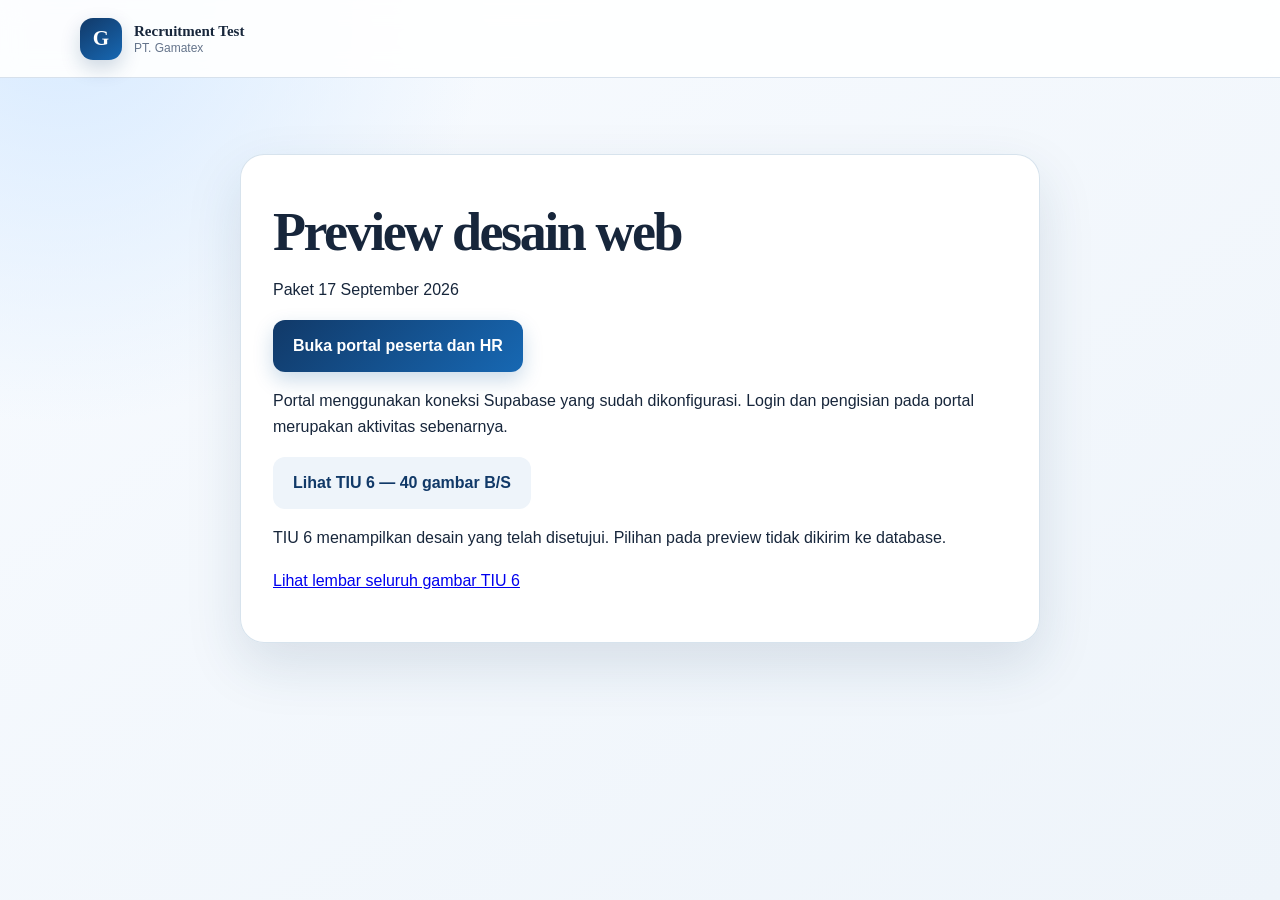
<file: preview.html>
<!doctype html>
<html lang="id"><meta charset="utf-8"><meta name="viewport" content="width=device-width,initial-scale=1">
<title>Preview desain · Recruitment Gamatex</title><link rel="stylesheet" href="styles.css">
<body><div class="shell"><header class="topbar"><a class="brand" href="index.html"><span class="brand-mark">G</span><span><strong>Recruitment Test</strong><small>PT. Gamatex</small></span></a></header>
<main><section class="card" style="max-width:800px;margin:40px auto;padding:32px">
<h1>Preview desain web</h1><p>Paket 17 September 2026</p>
<p><a class="btn btn-primary" href="index.html">Buka portal peserta dan HR</a></p>
<p>Portal menggunakan koneksi Supabase yang sudah dikonfigurasi. Login dan pengisian pada portal merupakan aktivitas sebenarnya.</p>
<p><a class="btn btn-secondary" href="preview/tiu6/index.html">Lihat TIU 6 — 40 gambar B/S</a></p>
<p>TIU 6 menampilkan desain yang telah disetujui. Pilihan pada preview tidak dikirim ke database.</p>
<p><a href="preview/tiu6/semua-gambar.svg">Lihat lembar seluruh gambar TIU 6</a></p>
</section></main></div></body></html>
</file>
<file: ishihara-responsive.css>
/* Keep the plates inside the embedded window at every screen size. */
html{min-width:0}
body{margin:0}
.app-shell{padding:8px 0 16px}
.cbtImageAndButtons{grid-template-columns:minmax(0,1.25fr) minmax(240px,.8fr)!important;gap:24px}
.cbtNumberImage{width:100%;max-width:480px;margin:0 auto;min-width:0}
.cbtImageAndButtons>*{min-width:0}
.cbtButtons{margin-top:0;gap:10px}
.cbt-answer-button{min-height:52px;font-size:26px;border-radius:10px;box-shadow:0 4px 0 var(--button-edge)}
.cbt-answer-button:not(.cbt-answer-button-number){font-size:14px;min-height:48px;line-height:1.35;margin-top:8px!important}
.answer-status{grid-column:1/-1;text-align:center;margin:10px 0 0}
.line-layout{grid-template-columns:minmax(0,1.15fr) minmax(240px,.85fr);gap:24px}
.line-plate-wrap{width:100%;max-width:480px;margin:0 auto}
.line-panel{min-width:0;padding:20px;box-shadow:none}
.line-head h1{font-size:26px}
.line-panel h2{font-size:21px}
.line-head{gap:12px}
@media(max-width:760px){
 .cbtImageAndButtons,.line-layout{grid-template-columns:minmax(0,1fr)!important;gap:16px}
 .app-shell{padding:4px 0 12px}
 .cbtNumberImage,.line-plate-wrap{width:100%;max-width:390px;margin:0 auto}
 .cbtButtons{max-width:430px;margin:0 auto;gap:8px}
 .cbt-answer-button{min-height:46px;font-size:24px;padding:7px 4px}
 .cbt-answer-button:not(.cbt-answer-button-number){font-size:12px;min-height:46px}
 .line-head{align-items:flex-start;flex-wrap:wrap;margin-top:4px}
 .line-head h1{font-size:22px}
 .line-head p{font-size:12px}
 .line-panel{width:100%;max-width:430px;margin:0 auto;padding:16px;border-radius:14px}
 .line-status{margin:12px 0;padding:10px}
 .line-actions .cbt-answer-button{min-height:48px;font-size:13px}
 .line-action-row{grid-template-columns:repeat(2,minmax(0,1fr))}
 .combined-result{padding:18px 0}
 .result-actions{flex-wrap:wrap}
 .result-actions button{min-width:0;width:100%;font-size:15px}
}
@media(max-width:380px){
 .cbtButtons{gap:6px}
 .cbt-answer-button{font-size:21px}
 .cbt-answer-button:not(.cbt-answer-button-number){font-size:11px}
 .cbt-step{width:5px;height:5px}
}
</file>
<file: styles.css>
:root{--navy:#113968;--blue:#1768b3;--sky:#eaf4ff;--ink:#17263b;--muted:#64748b;--line:#dbe5ef;--white:#fff;--danger:#c13c47;--green:#18805d;--shadow:0 22px 55px rgba(22,58,96,.13)}*{box-sizing:border-box}body{margin:0;min-height:100vh;font-family:"DM Sans",sans-serif;color:var(--ink);background:radial-gradient(circle at 5% 0,#d7eaff 0,transparent 28%),linear-gradient(145deg,#f8fbff,#eef4fa)}button,input,textarea,select{font:inherit}.shell{min-height:100vh;display:flex;flex-direction:column}.topbar{height:78px;padding:0 max(24px,calc((100vw - 1120px)/2));display:flex;align-items:center;justify-content:space-between;background:rgba(255,255,255,.9);border-bottom:1px solid rgba(205,218,232,.8);backdrop-filter:blur(12px);position:sticky;top:0;z-index:20}.brand{display:flex;align-items:center;gap:12px;color:inherit;text-decoration:none}.brand-mark{width:42px;height:42px;display:grid;place-items:center;border-radius:13px;color:#fff;font:800 21px Manrope;background:linear-gradient(145deg,var(--navy),var(--blue));box-shadow:0 8px 20px rgba(17,57,104,.2)}.brand strong,.brand small{display:block}.brand strong{font:700 15px Manrope}.brand small{font-size:12px;color:var(--muted);margin-top:1px}.header-status{font-size:13px;color:var(--muted)}main{width:min(100% - 32px,1040px);margin:36px auto;flex:1}.card{background:rgba(255,255,255,.96);border:1px solid rgba(211,224,236,.9);border-radius:24px;box-shadow:var(--shadow);padding:clamp(24px,4vw,46px)}.hero{display:grid;grid-template-columns:1.2fr .8fr;gap:40px;align-items:center}.eyebrow{display:inline-flex;padding:7px 11px;border-radius:99px;background:var(--sky);color:var(--blue);font-weight:700;font-size:12px;letter-spacing:.06em;text-transform:uppercase}h1,h2,h3{font-family:Manrope;margin:0}h1{font-size:clamp(32px,5vw,54px);line-height:1.08;letter-spacing:-.045em;margin:16px 0}h2{font-size:clamp(24px,3vw,34px);letter-spacing:-.03em}p{line-height:1.65}.muted{color:var(--muted)}.hero-art{min-height:330px;border-radius:22px;background:linear-gradient(145deg,#103766,#2377be);position:relative;overflow:hidden;display:grid;place-items:center}.hero-art:before,.hero-art:after{content:"";position:absolute;border-radius:50%;border:32px solid rgba(255,255,255,.08)}.hero-art:before{width:250px;height:250px;right:-70px;top:-70px}.hero-art:after{width:180px;height:180px;left:-70px;bottom:-70px}.hero-icon{font-size:88px;filter:drop-shadow(0 15px 20px rgba(0,0,0,.2));z-index:1}.form-grid{display:grid;grid-template-columns:1fr 1fr;gap:18px}.field{display:flex;flex-direction:column;gap:7px}.field.full{grid-column:1/-1}.field label{font-weight:700;font-size:13px}.field input,.field textarea,.field select{width:100%;border:1px solid var(--line);border-radius:12px;padding:13px 14px;background:#fbfdff;outline:none;transition:.2s}.field textarea{min-height:95px;resize:vertical}.field input:focus,.field textarea:focus,.field select:focus{border-color:#58a0df;box-shadow:0 0 0 4px rgba(32,118,190,.1);background:#fff}.actions{display:flex;gap:12px;align-items:center;margin-top:24px}.btn{border:0;border-radius:12px;padding:13px 20px;font-weight:700;cursor:pointer;transition:.2s;text-decoration:none;display:inline-flex;align-items:center;justify-content:center;gap:8px}.btn:hover{transform:translateY(-1px)}.btn-primary{background:linear-gradient(135deg,var(--navy),var(--blue));color:#fff;box-shadow:0 8px 20px rgba(20,91,153,.22)}.btn-secondary{background:#eef4fa;color:var(--navy)}.btn-danger{background:#fff0f1;color:var(--danger)}.btn:disabled{opacity:.55;cursor:not-allowed;transform:none}.notice{padding:14px 16px;border-radius:12px;background:#fff8df;color:#775c00;font-size:13px}.steps{display:grid;grid-template-columns:repeat(3,1fr);gap:12px;margin:24px 0}.step{border:1px solid var(--line);border-radius:16px;padding:16px}.step.done{border-color:#8ed7be;background:#effcf7}.step.active{border-color:#75abe0;background:#f0f7ff}.step small{display:block;color:var(--muted);margin-bottom:5px}.test-head{display:flex;justify-content:space-between;align-items:center;gap:16px;margin-bottom:28px}.timer{width:72px;height:72px;border-radius:50%;display:grid;place-items:center;border:7px solid #dcecf9;color:var(--navy);font:800 20px Manrope}.timer.warning{border-color:#ffd27d;color:#a75e00}.timer.danger{border-color:#f4a1a8;color:var(--danger)}.progress{height:8px;background:#e7eef5;border-radius:10px;overflow:hidden;margin:14px 0 28px}.progress span{display:block;height:100%;background:linear-gradient(90deg,var(--navy),#35a6db);border-radius:inherit;transition:width .3s}.question{font-size:18px;font-weight:700;margin-bottom:18px}.options{display:grid;gap:12px}.option{display:flex;gap:12px;align-items:flex-start;border:1px solid var(--line);border-radius:15px;padding:16px;cursor:pointer;background:#fff;transition:.18s}.option:hover,.option.selected{border-color:#5b9ed8;background:#f1f8ff}.option input{margin-top:3px;accent-color:var(--blue)}.most-least{display:grid;gap:12px}.ml-row{display:grid;grid-template-columns:1fr 78px 78px;gap:10px;align-items:center;border:1px solid var(--line);padding:14px;border-radius:14px}.ml-head{font-size:11px;text-transform:uppercase;font-weight:800;text-align:center;color:var(--muted)}.ml-choice{display:grid;place-items:center}.ml-choice input{accent-color:var(--blue);width:18px;height:18px}.section-title{display:flex;justify-content:space-between;gap:20px;align-items:flex-start;margin-bottom:26px}.dashboard-grid{display:grid;grid-template-columns:repeat(7,minmax(0,1fr));gap:8px;margin:0 0 18px}.stat{border:1px solid var(--line);padding:11px 12px;border-radius:11px;background:#fff;min-width:0}.stat strong{display:block;font:800 22px Manrope;line-height:1.05}.stat span{display:block;font-size:10px;line-height:1.3;color:var(--muted);margin-top:5px;white-space:nowrap;overflow:hidden;text-overflow:ellipsis}.table-wrap{overflow:auto;border:1px solid var(--line);border-radius:16px;margin-top:24px}table{border-collapse:collapse;width:100%;min-width:720px}th,td{text-align:left;padding:13px 15px;border-bottom:1px solid var(--line);font-size:13px}th{background:#f5f8fb;color:#536579}.pill{padding:5px 9px;border-radius:20px;background:#eef4fa;font-size:11px;font-weight:700}.pill.done{background:#e7f8f1;color:var(--green)}.toast{position:fixed;right:20px;bottom:20px;background:#162a42;color:#fff;padding:12px 16px;border-radius:11px;opacity:0;transform:translateY(10px);pointer-events:none;transition:.25s;z-index:50}.toast.show{opacity:1;transform:none}.center{text-align:center}.success-icon{width:86px;height:86px;border-radius:50%;display:grid;place-items:center;background:#e6f8f0;color:var(--green);font-size:40px;margin:0 auto 20px}footer{text-align:center;color:#7d8da0;font-size:12px;padding:18px}@media(max-width:980px){.dashboard-grid{grid-template-columns:repeat(4,1fr)}}@media(max-width:760px){.topbar{height:68px;padding:0 16px}.header-status{display:none}main{margin:20px auto;width:min(100% - 20px,1040px)}.card{padding:22px;border-radius:20px}.hero{grid-template-columns:1fr}.hero-art{display:none}.form-grid{grid-template-columns:1fr}.field.full{grid-column:auto}.steps{grid-template-columns:1fr}.dashboard-grid{grid-template-columns:1fr 1fr}.test-head{align-items:flex-start}.timer{width:60px;height:60px;border-width:6px}.ml-row{grid-template-columns:1fr 56px 56px;padding:12px 10px}.actions{flex-wrap:wrap}.btn{width:100%}}
</file>
